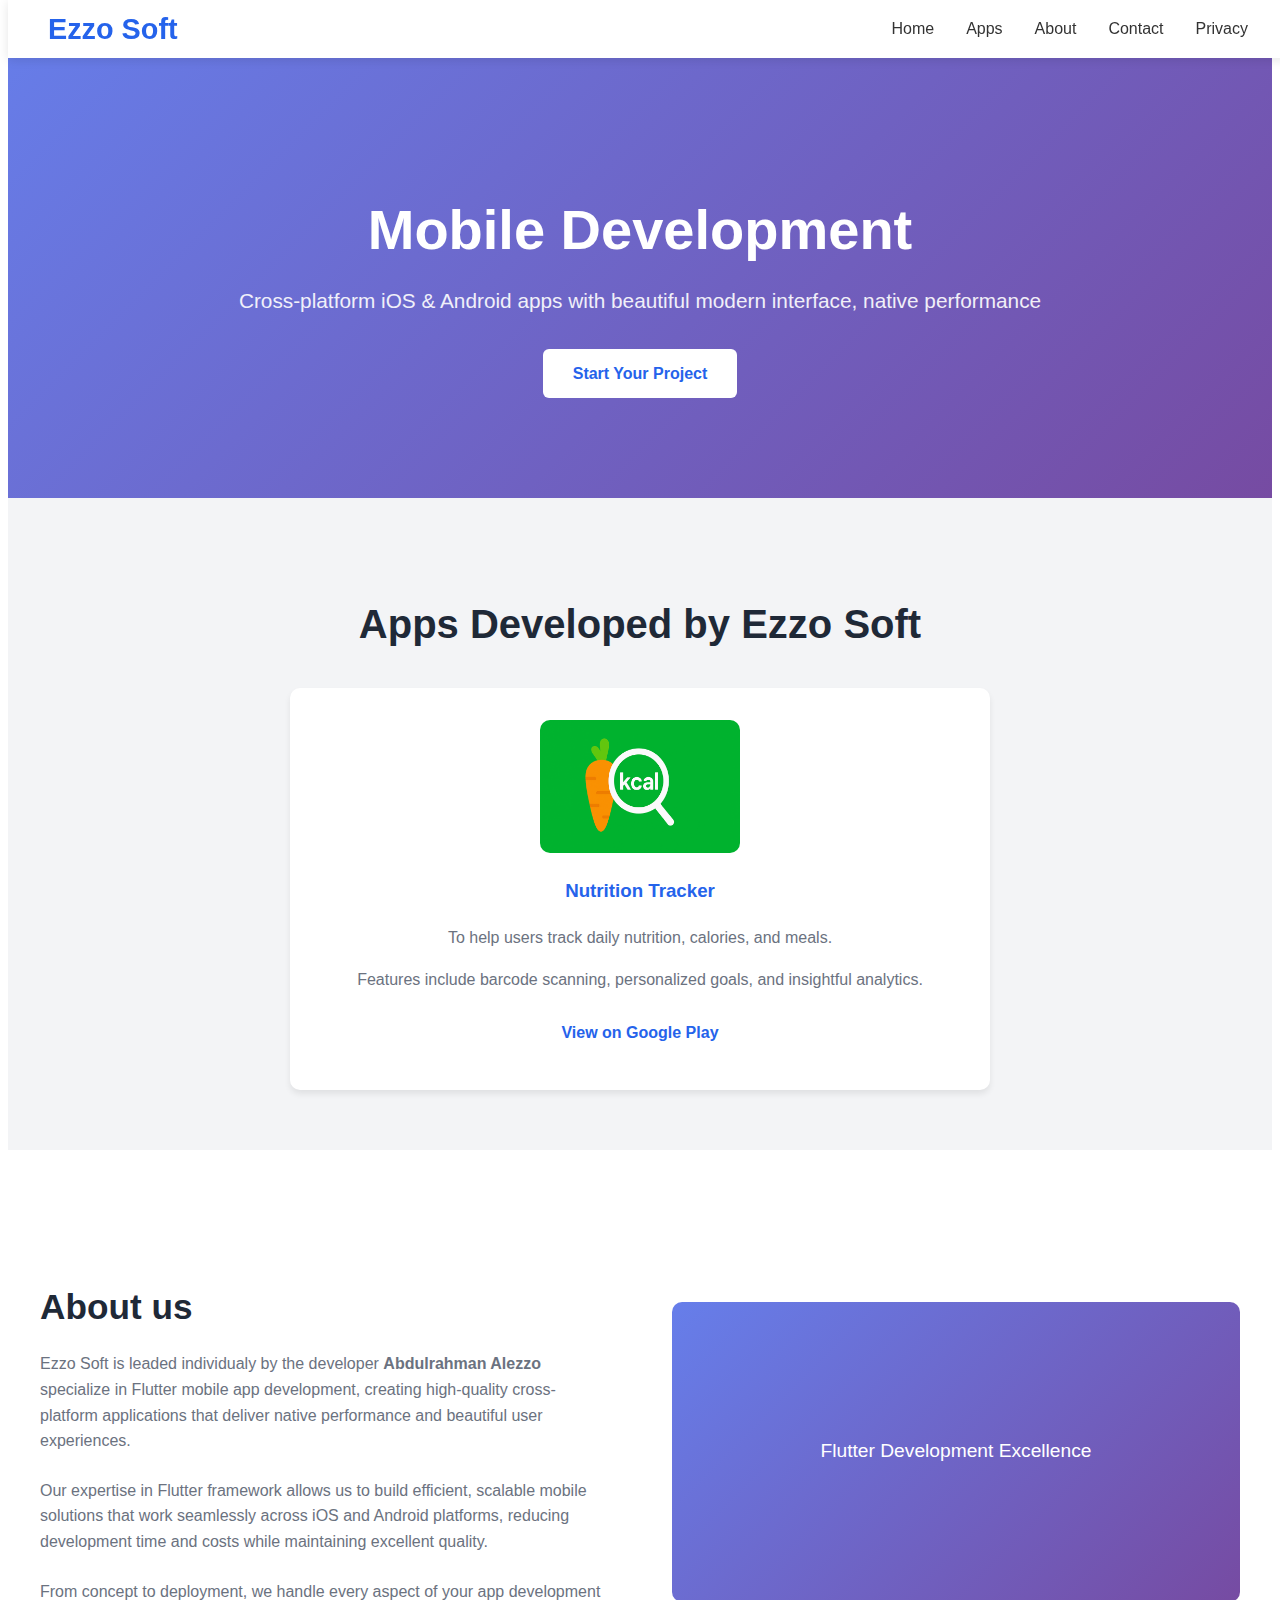
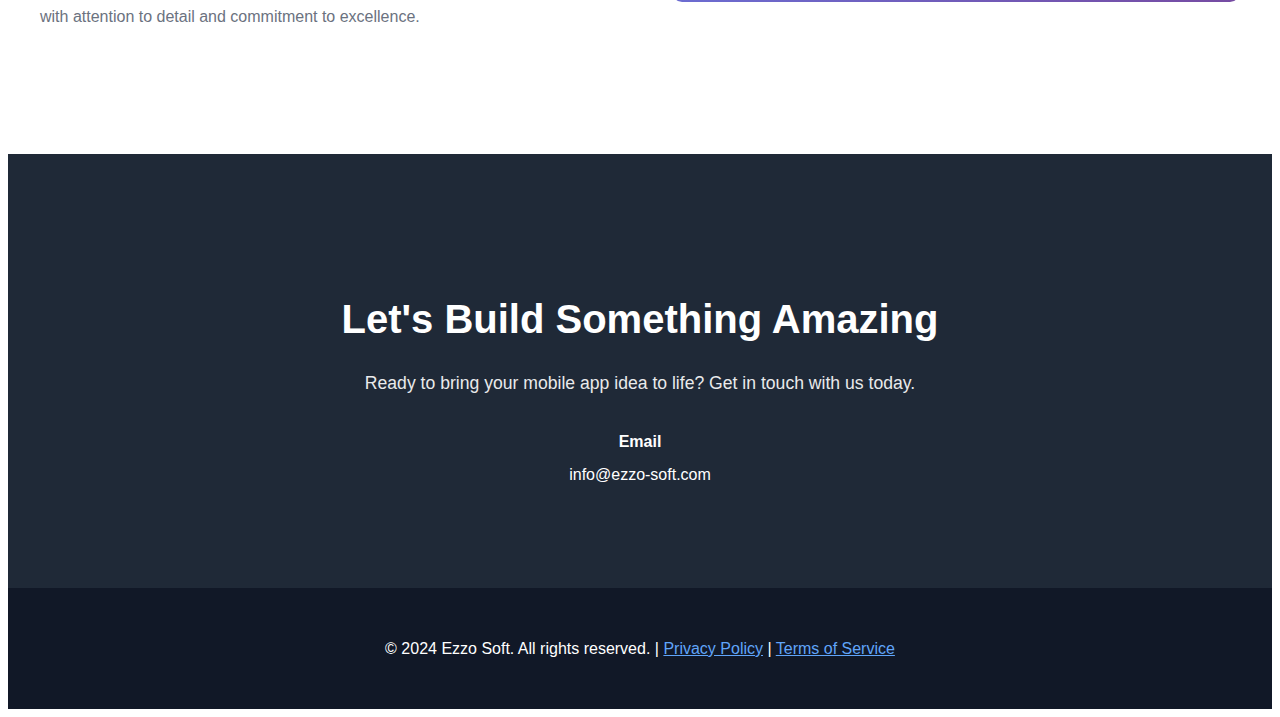
<file: index.html>
<!DOCTYPE html>
<html lang="en">
<head>
    <meta charset="UTF-8">
    <meta name="viewport" content="width=device-width, initial-scale=1.0">
    <title>Ezzo Soft - Flutter Mobile App Development</title>
    <meta name="description" content="Professional mobile app development services. Cross-platform iOS and Android applications with modern UI/UX design.">
    
<link href="style.css" type="text/css" rel="stylesheet">
<meta name="google-site-verification" content="QG32WL40OZpUGyo74Ys3WOa6FLQOc056VMNDWZoqEfs" />
</head>
<body>
    <!-- Header -->
    <header>
        <nav class="container">
            <div class="logo">Ezzo Soft</div>
            <ul class="nav-links">
                <li><a href="#home">Home</a></li>
                <li><a href="#apps">Apps</a></li>
                <li><a href="#about">About</a></li>
                <li><a href="#contact">Contact</a></li>
                <li><a href="privacy.html">Privacy</a></li>
            </ul>
        </nav>
    </header>

    <!-- Hero Section -->
    <section id="home" class="hero">
        <div class="container">
            <h1>Mobile Development</h1>
            <p>Cross-platform iOS & Android apps with beautiful modern interface, native performance</p>
            <a href="#contact" class="cta-button">Start Your Project</a>
        </div>
    </section>

<!-- Apps Developed by Ezzo Soft Section -->
<section id="apps" class="apps">
    <div class="container">
        <h2 class="section-title">Apps Developed by Ezzo Soft</h2>
        <div class="apps-grid">
            <div class="app-card">
                <img src="./assets/nutrition_tracker_screenshot.png" alt="Nutrition Tracker App Screenshot" style="max-width:200px; border-radius:10px;">
                <h3>Nutrition Tracker</h3>
                <p>
                    To help users track daily nutrition, calories, and meals.
                </p> 
                    <p>
                         Features include barcode scanning, personalized goals, and insightful analytics.
                    </p>
                
                <a href="https://play.google.com/store/apps/details?id=com.ezzo.nutrilens" class="cta-button" target="_blank">View on Google Play</a>
            </div>
            <!-- Add more app-cards here for future apps -->
        </div>
    </div>
</section>
    <!-- About Section -->
    <section id="about" class="about">
        <div class="container">
            <div class="about-content">
                <div class="about-text">
                    <h2>About us</h2>
                    <p>Ezzo Soft is leaded individualy by the developer <b>Abdulrahman Alezzo</b> specialize in Flutter mobile app development, creating high-quality cross-platform applications that deliver native performance and beautiful user experiences.</p>
                    <p>Our expertise in Flutter framework allows us to build efficient, scalable mobile solutions that work seamlessly across iOS and Android platforms, reducing development time and costs while maintaining excellent quality.</p>
                    <p>From concept to deployment, we handle every aspect of your app development with attention to detail and commitment to excellence.</p>
                </div>
                <div class="about-image">
                    <div>Flutter Development Excellence</div>
                </div>
            </div>
        </div>
    </section>
    <!-- Contact Section -->
    <section id="contact" class="contact">
        <div class="container">
            <h2>Let's Build Something Amazing</h2>
            <p>Ready to bring your mobile app idea to life? Get in touch with us today.</p>
            
            <div class="contact-info">
                <div class="contact-item">
                    <strong>Email</strong>
                    <span>info@ezzo-soft.com</span>
                </div>
            </div>
        </div>
    </section>

    <!-- Footer -->
    <footer>
        <div class="container">
            <p>&copy; 2024 Ezzo Soft. All rights reserved. | <a href="privacy.html" style="color: #60a5fa;">Privacy Policy</a> | <a href="terms.html" style="color: #60a5fa;">Terms of Service</a></p>
        </div>
    </footer>

    <script>
        // Smooth scrolling for navigation links
        document.querySelectorAll('a[href^="#"]').forEach(anchor => {
            anchor.addEventListener('click', function (e) {
                e.preventDefault();
                document.querySelector(this.getAttribute('href')).scrollIntoView({
                    behavior: 'smooth'
                });
            });
        });

        // Add scroll effect to header
        window.addEventListener('scroll', function() {
            const header = document.querySelector('header');
            if (window.scrollY > 100) {
                header.style.background = 'rgba(255, 255, 255, 0.95)';
                header.style.backdropFilter = 'blur(10px)';
            } else {
                header.style.background = '#fff';
                header.style.backdropFilter = 'none';
            }
        });
    </script>
</body>
</html>
</file>
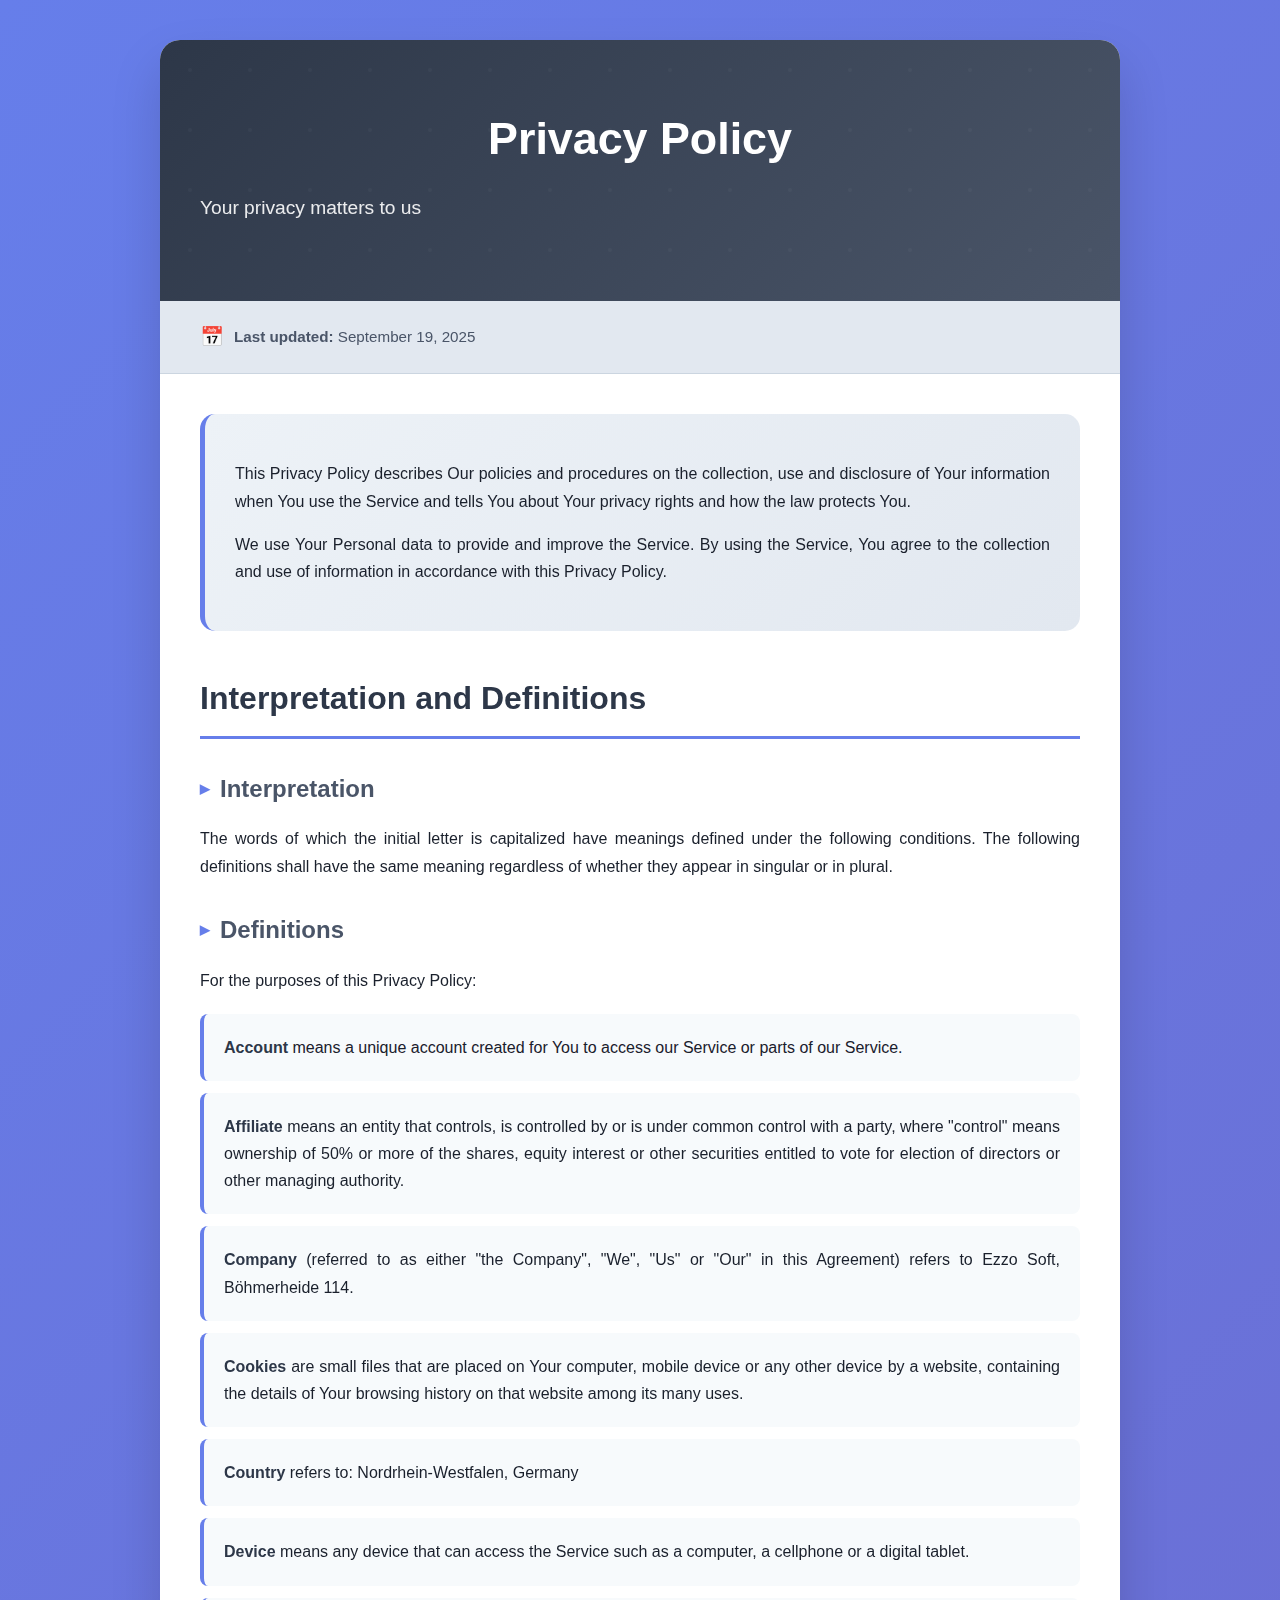
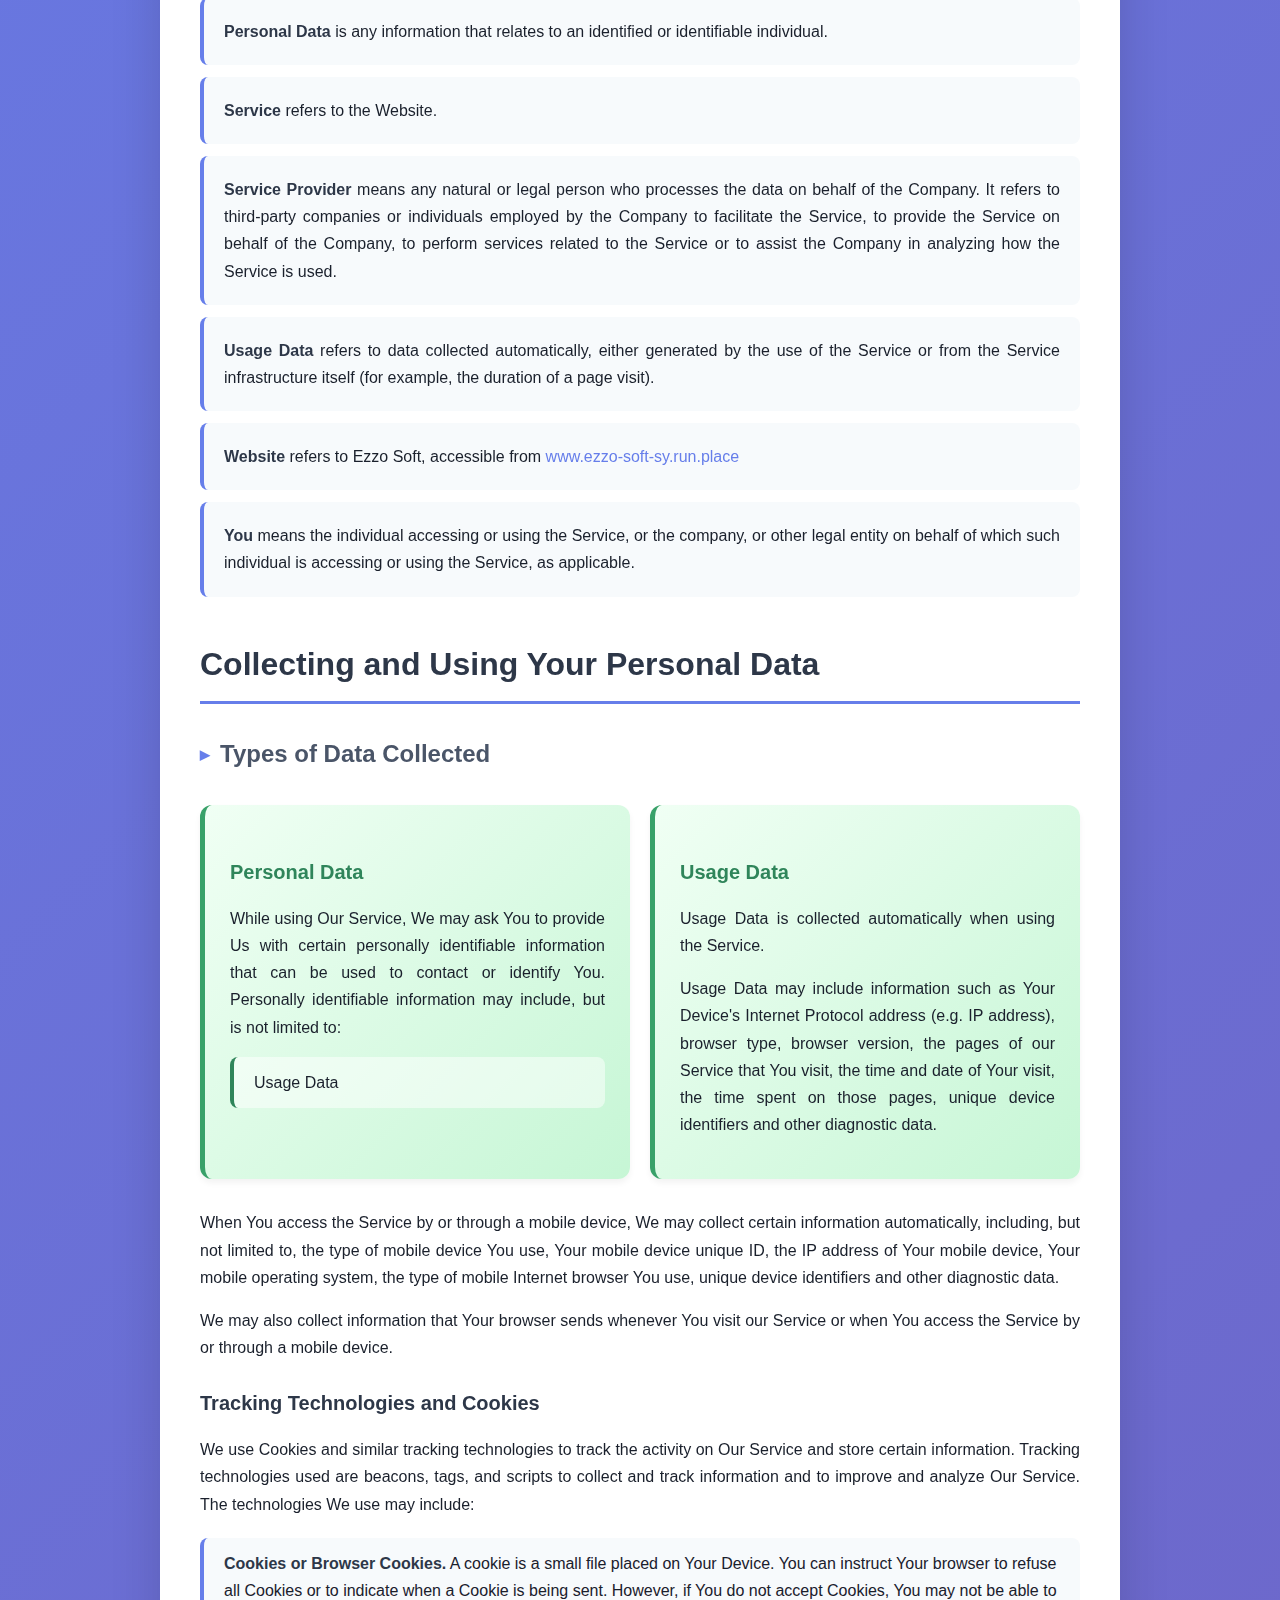
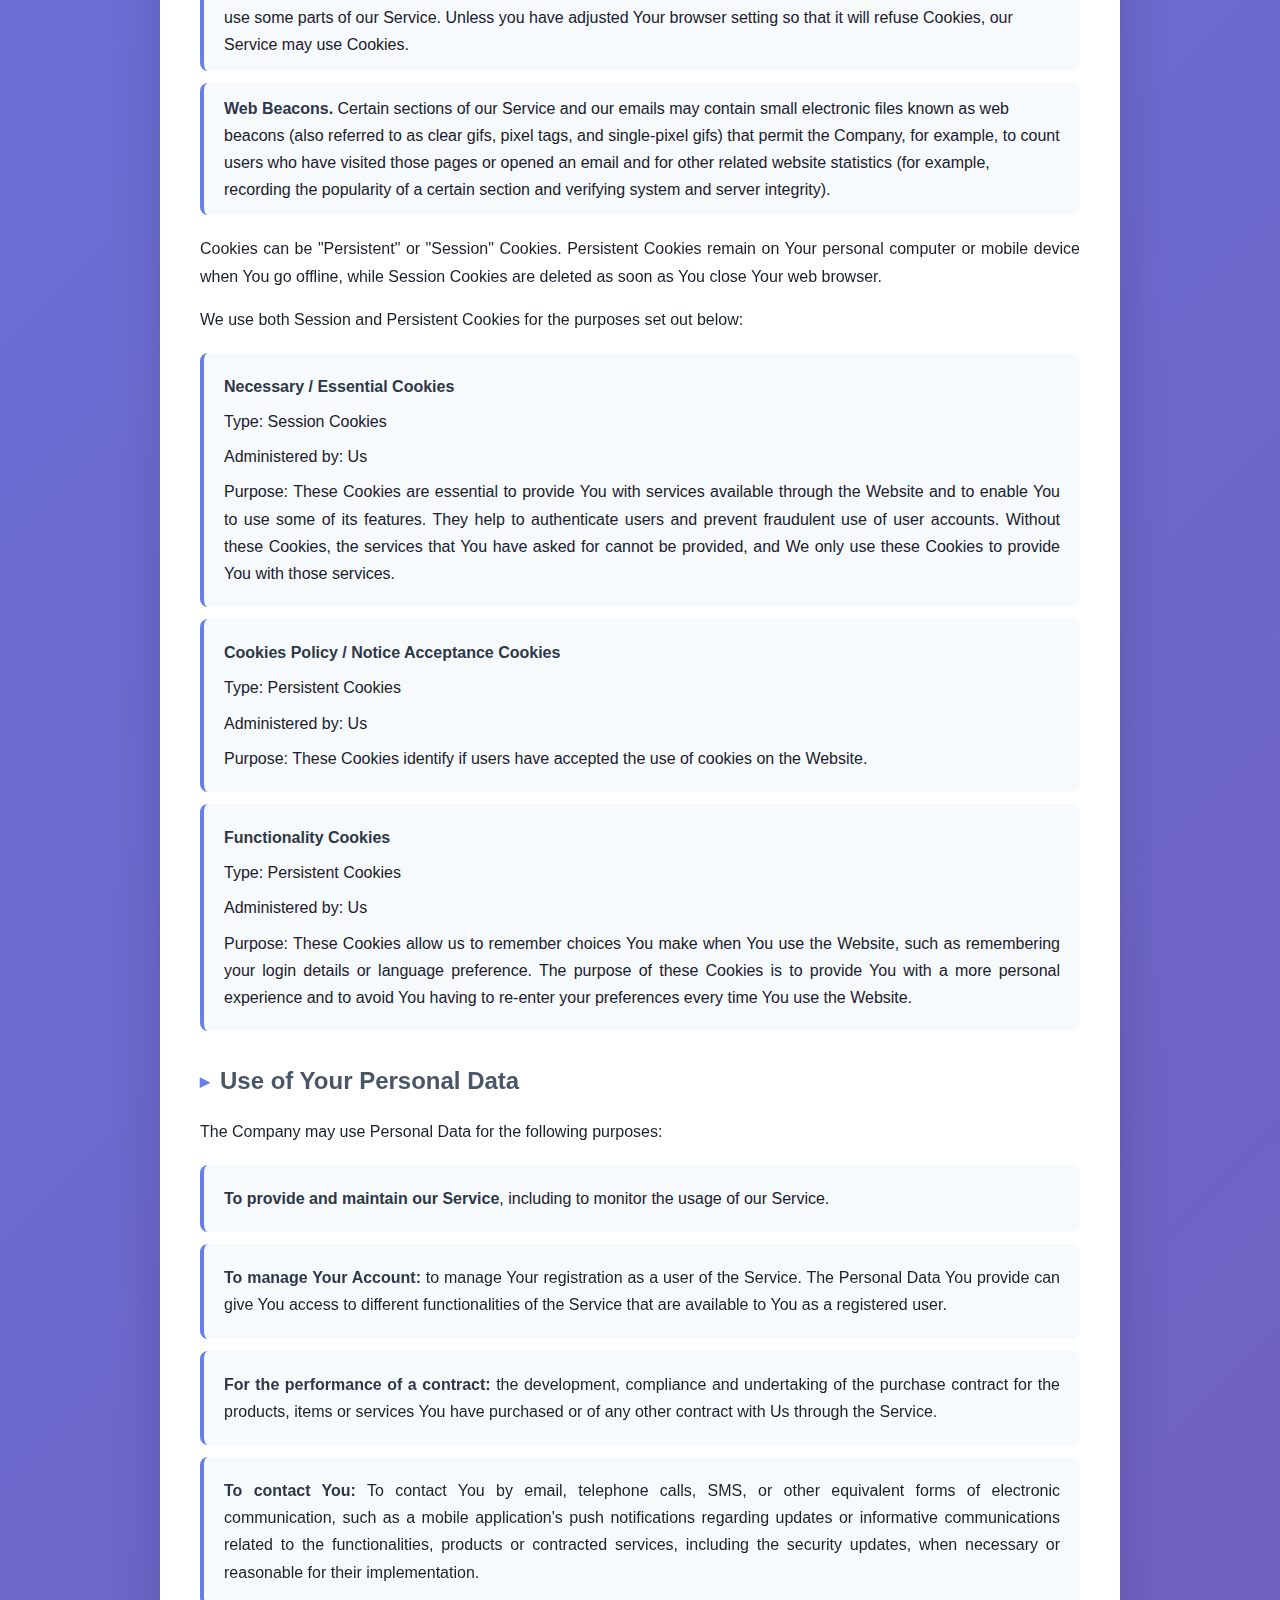
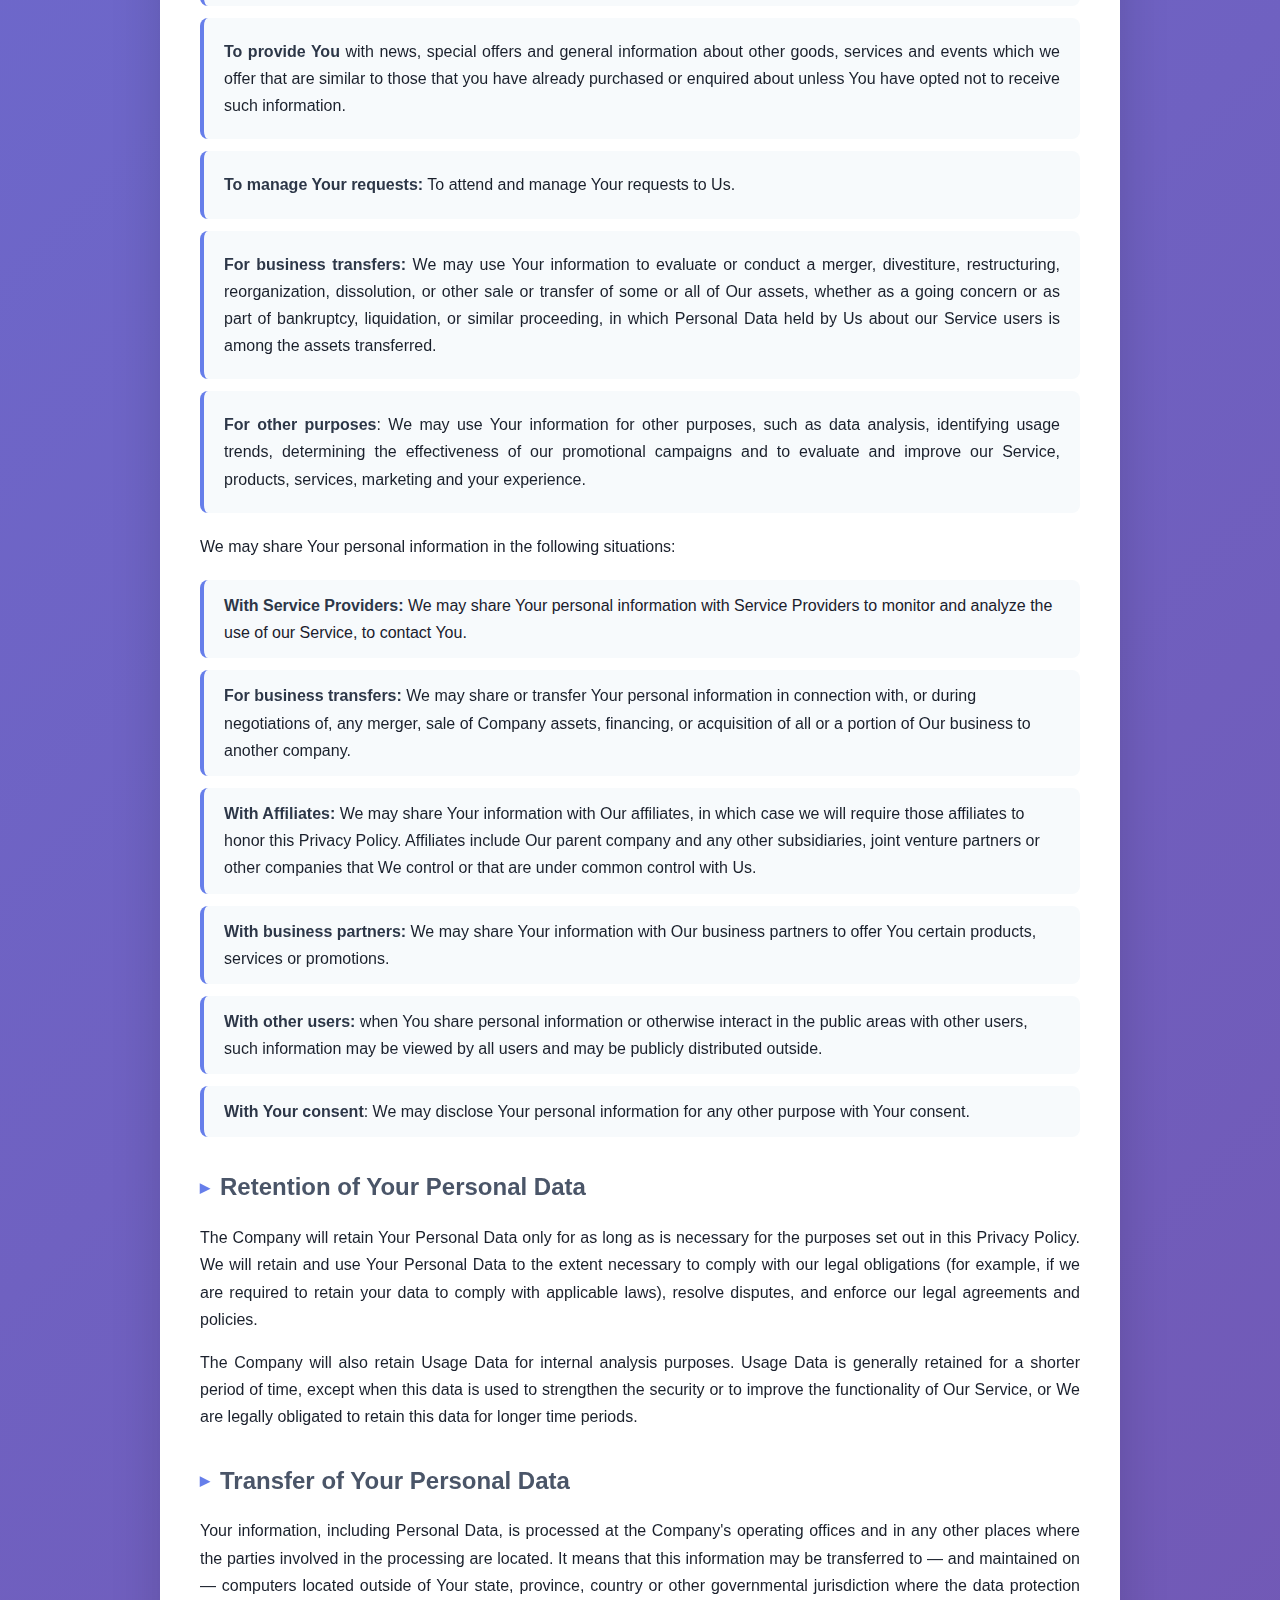
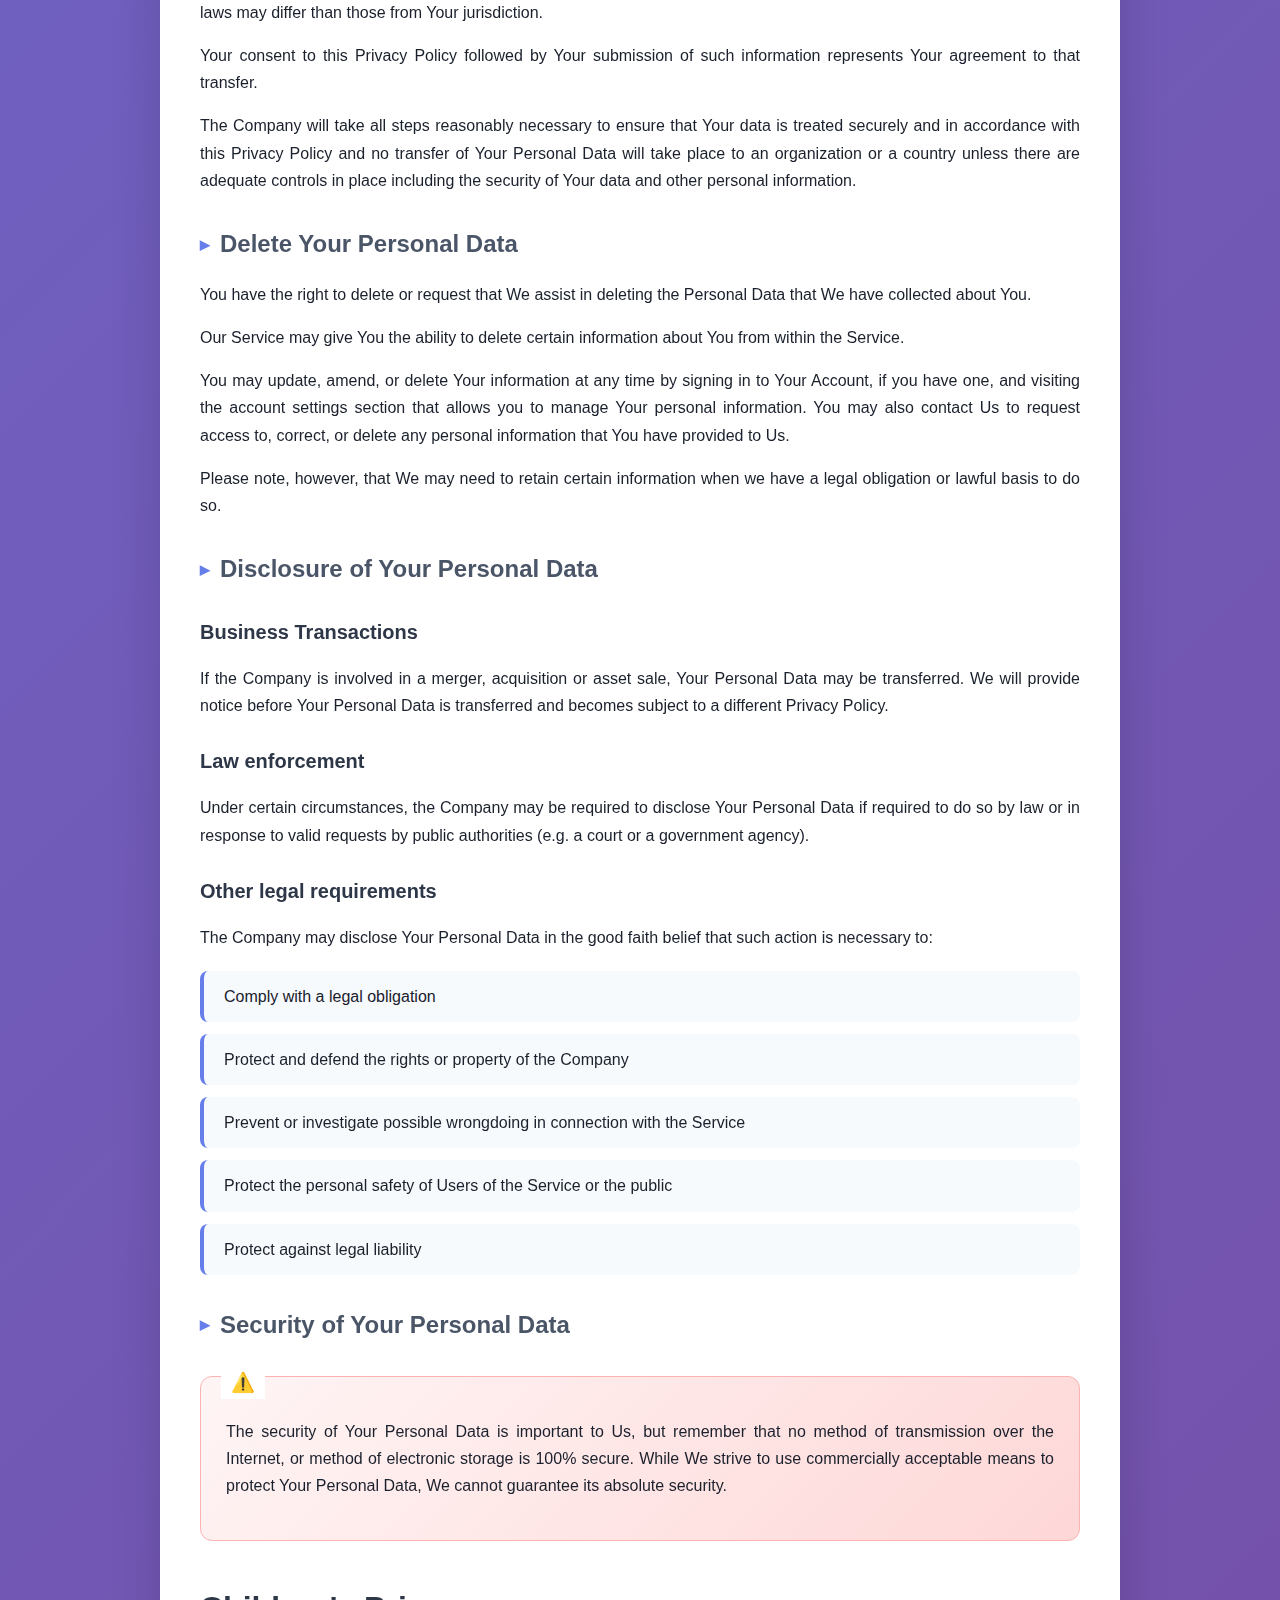
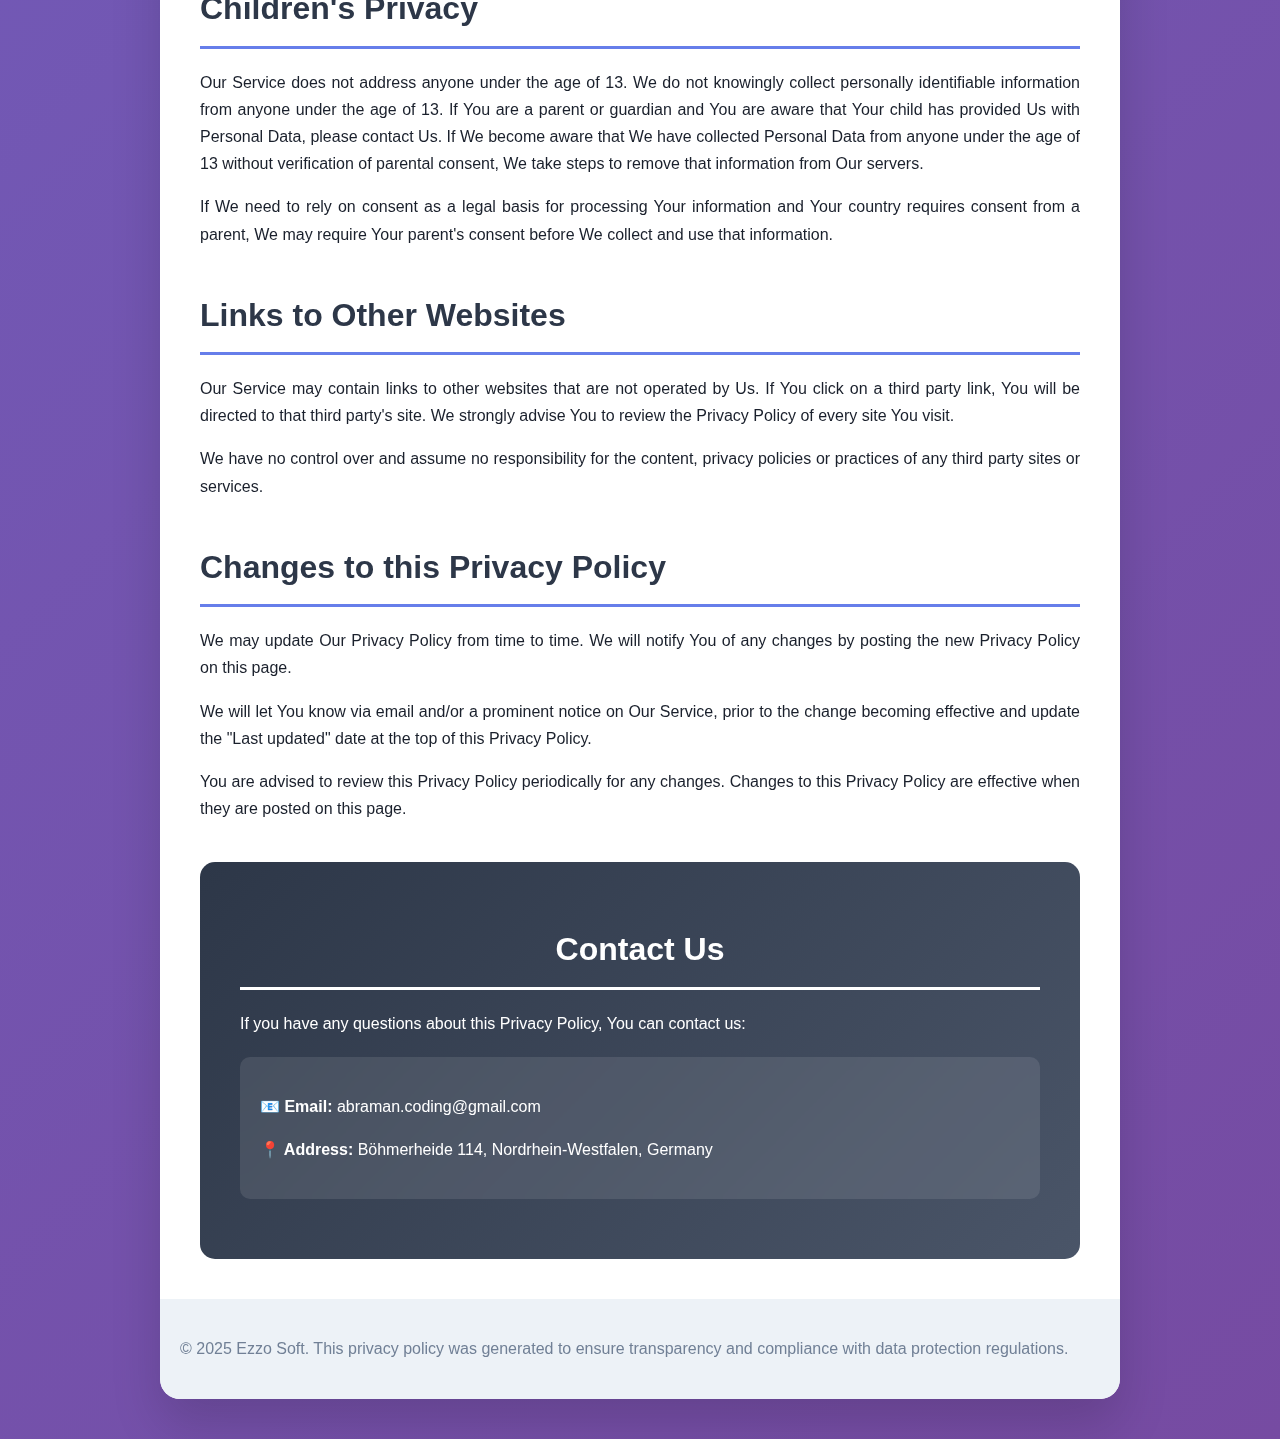
<file: privacy.html>
<!DOCTYPE html>
<html lang="en">
<head>
    <meta charset="UTF-8">
    <meta name="viewport" content="width=device-width, initial-scale=1.0">
    <title>Privacy Policy - Ezzo Soft</title>
    <style>
        * {
            margin: 0;
            padding: 0;
            box-sizing: border-box;
        }

        body {
            font-family: 'Inter', -apple-system, BlinkMacSystemFont, 'Segoe UI', Roboto, Oxygen, Ubuntu, Cantarell, sans-serif;
            line-height: 1.7;
            color: #1a202c;
            background: linear-gradient(135deg, #667eea 0%, #764ba2 100%);
            min-height: 100vh;
        }

        .container {
            max-width: 1000px;
            margin: 0 auto;
            padding: 0 20px;
        }

        .privacy-wrapper {
            background: rgba(255, 255, 255, 0.95);
            backdrop-filter: blur(10px);
            border-radius: 20px;
            margin: 40px auto;
            padding: 0;
            box-shadow: 0 25px 50px rgba(0, 0, 0, 0.15);
            overflow: hidden;
        }

        .header {
            background: linear-gradient(135deg, #2d3748 0%, #4a5568 100%);
            color: white;
            padding: 60px 40px;
            text-align: center;
            position: relative;
        }

        .header::before {
            content: '';
            position: absolute;
            top: 0;
            left: 0;
            right: 0;
            bottom: 0;
            background: url("data:image/svg+xml,%3Csvg width='60' height='60' viewBox='0 0 60 60' xmlns='http://www.w3.org/2000/svg'%3E%3Cg fill='none' fill-rule='evenodd'%3E%3Cg fill='%23ffffff' fill-opacity='0.1'%3E%3Ccircle cx='30' cy='30' r='2'/%3E%3C/g%3E%3C/g%3E%3C/svg%3E");
            opacity: 0.3;
        }

        .header h1 {
            font-size: 2.8rem;
            font-weight: 700;
            margin-bottom: 16px;
            position: relative;
            z-index: 1;
        }

        .header .subtitle {
            font-size: 1.2rem;
            opacity: 0.9;
            font-weight: 300;
            position: relative;
            z-index: 1;
        }

        .last-updated {
            background: #e2e8f0;
            color: #4a5568;
            padding: 20px 40px;
            font-size: 0.95rem;
            border-bottom: 1px solid #cbd5e0;
            display: flex;
            align-items: center;
            gap: 10px;
        }

        .last-updated::before {
            content: "📅";
            font-size: 1.2rem;
        }

        .content {
            padding: 40px;
            background: white;
        }

        .intro-section {
            background: linear-gradient(135deg, #edf2f7 0%, #e2e8f0 100%);
            padding: 30px;
            border-radius: 15px;
            margin-bottom: 40px;
            border-left: 5px solid #667eea;
        }

        h2 {
            font-size: 2rem;
            font-weight: 700;
            color: #2d3748;
            margin: 40px 0 20px 0;
            padding-bottom: 10px;
            border-bottom: 3px solid #667eea;
            position: relative;
        }

        h2:first-of-type {
            margin-top: 20px;
        }

        h3 {
            font-size: 1.5rem;
            font-weight: 600;
            color: #4a5568;
            margin: 30px 0 15px 0;
            display: flex;
            align-items: center;
            gap: 10px;
        }

        h3::before {
            content: "▶";
            color: #667eea;
            font-size: 0.8rem;
        }

        h4 {
            font-size: 1.25rem;
            font-weight: 600;
            color: #2d3748;
            margin: 25px 0 12px 0;
        }

        p {
            margin: 16px 0;
            font-size: 1rem;
            text-align: justify;
        }

        ul, ol {
            margin: 20px 0;
            padding-left: 0;
        }

        li {
            margin: 12px 0;
            padding: 12px 20px;
            background: #f7fafc;
            border-radius: 8px;
            border-left: 4px solid #667eea;
            list-style: none;
            position: relative;
            transition: all 0.3s ease;
        }

        li:hover {
            background: #edf2f7;
            transform: translateX(5px);
        }

        li p {
            margin: 8px 0;
        }

        li strong {
            color: #2d3748;
            font-weight: 600;
        }

        a {
            color: #667eea;
            text-decoration: none;
            font-weight: 500;
            transition: all 0.3s ease;
            border-bottom: 2px solid transparent;
        }

        a:hover {
            color: #764ba2;
            border-bottom-color: #764ba2;
        }

        .highlight-section {
            background: linear-gradient(135deg, #fff5f5 0%, #fed7d7 100%);
            border: 1px solid #feb2b2;
            border-radius: 12px;
            padding: 25px;
            margin: 30px 0;
            position: relative;
        }

        .highlight-section::before {
            content: "⚠️";
            position: absolute;
            top: -10px;
            left: 20px;
            background: white;
            padding: 0 10px;
            font-size: 1.2rem;
        }

        .data-types {
            display: grid;
            grid-template-columns: repeat(auto-fit, minmax(300px, 1fr));
            gap: 20px;
            margin: 30px 0;
        }

        .data-type-card {
            background: linear-gradient(135deg, #f0fff4 0%, #c6f6d5 100%);
            padding: 25px;
            border-radius: 12px;
            border-left: 5px solid #38a169;
            box-shadow: 0 4px 6px rgba(0, 0, 0, 0.05);
        }

        .data-type-card h4 {
            color: #2f855a;
            margin-bottom: 15px;
        }

        .contact-section {
            background: linear-gradient(135deg, #2d3748 0%, #4a5568 100%);
            color: white;
            padding: 40px;
            border-radius: 15px;
            margin: 40px 0 0 0;
            text-align: center;
        }

        .contact-section h2 {
            color: white;
            border-bottom-color: white;
        }

        .contact-info {
            background: rgba(255, 255, 255, 0.1);
            padding: 20px;
            border-radius: 10px;
            margin: 20px 0;
            backdrop-filter: blur(5px);
        }

        .footer-note {
            background: #edf2f7;
            padding: 20px;
            text-align: center;
            color: #718096;
            font-size: 0.9rem;
            border-radius: 0 0 20px 20px;
        }

        .scroll-indicator {
            position: fixed;
            top: 0;
            left: 0;
            right: 0;
            height: 4px;
            background: linear-gradient(90deg, #667eea, #764ba2);
            transform-origin: left;
            transform: scaleX(0);
            z-index: 1000;
        }

        @media (max-width: 768px) {
            .privacy-wrapper {
                margin: 20px auto;
                border-radius: 15px;
            }

            .header {
                padding: 40px 20px;
            }

            .header h1 {
                font-size: 2.2rem;
            }

            .content {
                padding: 20px;
            }

            h2 {
                font-size: 1.6rem;
            }

            h3 {
                font-size: 1.3rem;
            }

            .data-types {
                grid-template-columns: 1fr;
            }

            li {
                padding: 10px 15px;
            }
        }

        @media (prefers-reduced-motion: reduce) {
            * {
                transition: none !important;
                animation: none !important;
            }
        }
    </style>
</head>
<body>
    <div class="scroll-indicator" id="scrollIndicator"></div>
    
    <div class="container">
        <div class="privacy-wrapper">
            <div class="header">
                <h1>Privacy Policy</h1>
                <p class="subtitle">Your privacy matters to us</p>
            </div>

            <div class="last-updated">
                <span><strong>Last updated:</strong> September 19, 2025</span>
            </div>

            <div class="content">
                <div class="intro-section">
                    <p>This Privacy Policy describes Our policies and procedures on the collection, use and disclosure of Your information when You use the Service and tells You about Your privacy rights and how the law protects You.</p>
                    <p>We use Your Personal data to provide and improve the Service. By using the Service, You agree to the collection and use of information in accordance with this Privacy Policy.</p>
                </div>

                <h2>Interpretation and Definitions</h2>

                <h3>Interpretation</h3>
                <p>The words of which the initial letter is capitalized have meanings defined under the following conditions. The following definitions shall have the same meaning regardless of whether they appear in singular or in plural.</p>

                <h3>Definitions</h3>
                <p>For the purposes of this Privacy Policy:</p>
                <ul>
                    <li>
                        <p><strong>Account</strong> means a unique account created for You to access our Service or parts of our Service.</p>
                    </li>
                    <li>
                        <p><strong>Affiliate</strong> means an entity that controls, is controlled by or is under common control with a party, where "control" means ownership of 50% or more of the shares, equity interest or other securities entitled to vote for election of directors or other managing authority.</p>
                    </li>
                    <li>
                        <p><strong>Company</strong> (referred to as either "the Company", "We", "Us" or "Our" in this Agreement) refers to Ezzo Soft, Böhmerheide 114.</p>
                    </li>
                    <li>
                        <p><strong>Cookies</strong> are small files that are placed on Your computer, mobile device or any other device by a website, containing the details of Your browsing history on that website among its many uses.</p>
                    </li>
                    <li>
                        <p><strong>Country</strong> refers to: Nordrhein-Westfalen, Germany</p>
                    </li>
                    <li>
                        <p><strong>Device</strong> means any device that can access the Service such as a computer, a cellphone or a digital tablet.</p>
                    </li>
                    <li>
                        <p><strong>Personal Data</strong> is any information that relates to an identified or identifiable individual.</p>
                    </li>
                    <li>
                        <p><strong>Service</strong> refers to the Website.</p>
                    </li>
                    <li>
                        <p><strong>Service Provider</strong> means any natural or legal person who processes the data on behalf of the Company. It refers to third-party companies or individuals employed by the Company to facilitate the Service, to provide the Service on behalf of the Company, to perform services related to the Service or to assist the Company in analyzing how the Service is used.</p>
                    </li>
                    <li>
                        <p><strong>Usage Data</strong> refers to data collected automatically, either generated by the use of the Service or from the Service infrastructure itself (for example, the duration of a page visit).</p>
                    </li>
                    <li>
                        <p><strong>Website</strong> refers to Ezzo Soft, accessible from <a href="https://www.ezzo-soft-sy.run.place" target="_blank">www.ezzo-soft-sy.run.place</a></p>
                    </li>
                    <li>
                        <p><strong>You</strong> means the individual accessing or using the Service, or the company, or other legal entity on behalf of which such individual is accessing or using the Service, as applicable.</p>
                    </li>
                </ul>

                <h2>Collecting and Using Your Personal Data</h2>

                <h3>Types of Data Collected</h3>

                <div class="data-types">
                    <div class="data-type-card">
                        <h4>Personal Data</h4>
                        <p>While using Our Service, We may ask You to provide Us with certain personally identifiable information that can be used to contact or identify You. Personally identifiable information may include, but is not limited to:</p>
                        <ul style="margin-top: 15px;">
                            <li style="background: rgba(255,255,255,0.5); border-left-color: #2f855a;">Usage Data</li>
                        </ul>
                    </div>

                    <div class="data-type-card">
                        <h4>Usage Data</h4>
                        <p>Usage Data is collected automatically when using the Service.</p>
                        <p>Usage Data may include information such as Your Device's Internet Protocol address (e.g. IP address), browser type, browser version, the pages of our Service that You visit, the time and date of Your visit, the time spent on those pages, unique device identifiers and other diagnostic data.</p>
                    </div>
                </div>

                <p>When You access the Service by or through a mobile device, We may collect certain information automatically, including, but not limited to, the type of mobile device You use, Your mobile device unique ID, the IP address of Your mobile device, Your mobile operating system, the type of mobile Internet browser You use, unique device identifiers and other diagnostic data.</p>

                <p>We may also collect information that Your browser sends whenever You visit our Service or when You access the Service by or through a mobile device.</p>

                <h4>Tracking Technologies and Cookies</h4>
                <p>We use Cookies and similar tracking technologies to track the activity on Our Service and store certain information. Tracking technologies used are beacons, tags, and scripts to collect and track information and to improve and analyze Our Service. The technologies We use may include:</p>

                <ul>
                    <li><strong>Cookies or Browser Cookies.</strong> A cookie is a small file placed on Your Device. You can instruct Your browser to refuse all Cookies or to indicate when a Cookie is being sent. However, if You do not accept Cookies, You may not be able to use some parts of our Service. Unless you have adjusted Your browser setting so that it will refuse Cookies, our Service may use Cookies.</li>
                    <li><strong>Web Beacons.</strong> Certain sections of our Service and our emails may contain small electronic files known as web beacons (also referred to as clear gifs, pixel tags, and single-pixel gifs) that permit the Company, for example, to count users who have visited those pages or opened an email and for other related website statistics (for example, recording the popularity of a certain section and verifying system and server integrity).</li>
                </ul>

                <p>Cookies can be "Persistent" or "Session" Cookies. Persistent Cookies remain on Your personal computer or mobile device when You go offline, while Session Cookies are deleted as soon as You close Your web browser.</p>

                <p>We use both Session and Persistent Cookies for the purposes set out below:</p>

                <ul>
                    <li>
                        <p><strong>Necessary / Essential Cookies</strong></p>
                        <p>Type: Session Cookies</p>
                        <p>Administered by: Us</p>
                        <p>Purpose: These Cookies are essential to provide You with services available through the Website and to enable You to use some of its features. They help to authenticate users and prevent fraudulent use of user accounts. Without these Cookies, the services that You have asked for cannot be provided, and We only use these Cookies to provide You with those services.</p>
                    </li>
                    <li>
                        <p><strong>Cookies Policy / Notice Acceptance Cookies</strong></p>
                        <p>Type: Persistent Cookies</p>
                        <p>Administered by: Us</p>
                        <p>Purpose: These Cookies identify if users have accepted the use of cookies on the Website.</p>
                    </li>
                    <li>
                        <p><strong>Functionality Cookies</strong></p>
                        <p>Type: Persistent Cookies</p>
                        <p>Administered by: Us</p>
                        <p>Purpose: These Cookies allow us to remember choices You make when You use the Website, such as remembering your login details or language preference. The purpose of these Cookies is to provide You with a more personal experience and to avoid You having to re-enter your preferences every time You use the Website.</p>
                    </li>
                </ul>

                <h3>Use of Your Personal Data</h3>
                <p>The Company may use Personal Data for the following purposes:</p>

                <ul>
                    <li>
                        <p><strong>To provide and maintain our Service</strong>, including to monitor the usage of our Service.</p>
                    </li>
                    <li>
                        <p><strong>To manage Your Account:</strong> to manage Your registration as a user of the Service. The Personal Data You provide can give You access to different functionalities of the Service that are available to You as a registered user.</p>
                    </li>
                    <li>
                        <p><strong>For the performance of a contract:</strong> the development, compliance and undertaking of the purchase contract for the products, items or services You have purchased or of any other contract with Us through the Service.</p>
                    </li>
                    <li>
                        <p><strong>To contact You:</strong> To contact You by email, telephone calls, SMS, or other equivalent forms of electronic communication, such as a mobile application's push notifications regarding updates or informative communications related to the functionalities, products or contracted services, including the security updates, when necessary or reasonable for their implementation.</p>
                    </li>
                    <li>
                        <p><strong>To provide You</strong> with news, special offers and general information about other goods, services and events which we offer that are similar to those that you have already purchased or enquired about unless You have opted not to receive such information.</p>
                    </li>
                    <li>
                        <p><strong>To manage Your requests:</strong> To attend and manage Your requests to Us.</p>
                    </li>
                    <li>
                        <p><strong>For business transfers:</strong> We may use Your information to evaluate or conduct a merger, divestiture, restructuring, reorganization, dissolution, or other sale or transfer of some or all of Our assets, whether as a going concern or as part of bankruptcy, liquidation, or similar proceeding, in which Personal Data held by Us about our Service users is among the assets transferred.</p>
                    </li>
                    <li>
                        <p><strong>For other purposes</strong>: We may use Your information for other purposes, such as data analysis, identifying usage trends, determining the effectiveness of our promotional campaigns and to evaluate and improve our Service, products, services, marketing and your experience.</p>
                    </li>
                </ul>

                <p>We may share Your personal information in the following situations:</p>

                <ul>
                    <li><strong>With Service Providers:</strong> We may share Your personal information with Service Providers to monitor and analyze the use of our Service, to contact You.</li>
                    <li><strong>For business transfers:</strong> We may share or transfer Your personal information in connection with, or during negotiations of, any merger, sale of Company assets, financing, or acquisition of all or a portion of Our business to another company.</li>
                    <li><strong>With Affiliates:</strong> We may share Your information with Our affiliates, in which case we will require those affiliates to honor this Privacy Policy. Affiliates include Our parent company and any other subsidiaries, joint venture partners or other companies that We control or that are under common control with Us.</li>
                    <li><strong>With business partners:</strong> We may share Your information with Our business partners to offer You certain products, services or promotions.</li>
                    <li><strong>With other users:</strong> when You share personal information or otherwise interact in the public areas with other users, such information may be viewed by all users and may be publicly distributed outside.</li>
                    <li><strong>With Your consent</strong>: We may disclose Your personal information for any other purpose with Your consent.</li>
                </ul>

                <h3>Retention of Your Personal Data</h3>
                <p>The Company will retain Your Personal Data only for as long as is necessary for the purposes set out in this Privacy Policy. We will retain and use Your Personal Data to the extent necessary to comply with our legal obligations (for example, if we are required to retain your data to comply with applicable laws), resolve disputes, and enforce our legal agreements and policies.</p>

                <p>The Company will also retain Usage Data for internal analysis purposes. Usage Data is generally retained for a shorter period of time, except when this data is used to strengthen the security or to improve the functionality of Our Service, or We are legally obligated to retain this data for longer time periods.</p>

                <h3>Transfer of Your Personal Data</h3>
                <p>Your information, including Personal Data, is processed at the Company's operating offices and in any other places where the parties involved in the processing are located. It means that this information may be transferred to — and maintained on — computers located outside of Your state, province, country or other governmental jurisdiction where the data protection laws may differ than those from Your jurisdiction.</p>

                <p>Your consent to this Privacy Policy followed by Your submission of such information represents Your agreement to that transfer.</p>

                <p>The Company will take all steps reasonably necessary to ensure that Your data is treated securely and in accordance with this Privacy Policy and no transfer of Your Personal Data will take place to an organization or a country unless there are adequate controls in place including the security of Your data and other personal information.</p>

                <h3>Delete Your Personal Data</h3>
                <p>You have the right to delete or request that We assist in deleting the Personal Data that We have collected about You.</p>

                <p>Our Service may give You the ability to delete certain information about You from within the Service.</p>

                <p>You may update, amend, or delete Your information at any time by signing in to Your Account, if you have one, and visiting the account settings section that allows you to manage Your personal information. You may also contact Us to request access to, correct, or delete any personal information that You have provided to Us.</p>

                <p>Please note, however, that We may need to retain certain information when we have a legal obligation or lawful basis to do so.</p>

                <h3>Disclosure of Your Personal Data</h3>

                <h4>Business Transactions</h4>
                <p>If the Company is involved in a merger, acquisition or asset sale, Your Personal Data may be transferred. We will provide notice before Your Personal Data is transferred and becomes subject to a different Privacy Policy.</p>

                <h4>Law enforcement</h4>
                <p>Under certain circumstances, the Company may be required to disclose Your Personal Data if required to do so by law or in response to valid requests by public authorities (e.g. a court or a government agency).</p>

                <h4>Other legal requirements</h4>
                <p>The Company may disclose Your Personal Data in the good faith belief that such action is necessary to:</p>

                <ul>
                    <li>Comply with a legal obligation</li>
                    <li>Protect and defend the rights or property of the Company</li>
                    <li>Prevent or investigate possible wrongdoing in connection with the Service</li>
                    <li>Protect the personal safety of Users of the Service or the public</li>
                    <li>Protect against legal liability</li>
                </ul>

                <h3>Security of Your Personal Data</h3>
                <div class="highlight-section">
                    <p>The security of Your Personal Data is important to Us, but remember that no method of transmission over the Internet, or method of electronic storage is 100% secure. While We strive to use commercially acceptable means to protect Your Personal Data, We cannot guarantee its absolute security.</p>
                </div>

                <h2>Children's Privacy</h2>
                <p>Our Service does not address anyone under the age of 13. We do not knowingly collect personally identifiable information from anyone under the age of 13. If You are a parent or guardian and You are aware that Your child has provided Us with Personal Data, please contact Us. If We become aware that We have collected Personal Data from anyone under the age of 13 without verification of parental consent, We take steps to remove that information from Our servers.</p>

                <p>If We need to rely on consent as a legal basis for processing Your information and Your country requires consent from a parent, We may require Your parent's consent before We collect and use that information.</p>

                <h2>Links to Other Websites</h2>
                <p>Our Service may contain links to other websites that are not operated by Us. If You click on a third party link, You will be directed to that third party's site. We strongly advise You to review the Privacy Policy of every site You visit.</p>

                <p>We have no control over and assume no responsibility for the content, privacy policies or practices of any third party sites or services.</p>

                <h2>Changes to this Privacy Policy</h2>
                <p>We may update Our Privacy Policy from time to time. We will notify You of any changes by posting the new Privacy Policy on this page.</p>

                <p>We will let You know via email and/or a prominent notice on Our Service, prior to the change becoming effective and update the "Last updated" date at the top of this Privacy Policy.</p>

                <p>You are advised to review this Privacy Policy periodically for any changes. Changes to this Privacy Policy are effective when they are posted on this page.</p>

                <div class="contact-section">
                    <h2>Contact Us</h2>
                    <p>If you have any questions about this Privacy Policy, You can contact us:</p>
                    <div class="contact-info">
                        <p><strong>📧 Email:</strong> abraman.coding@gmail.com</p>
                        <p><strong>📍 Address:</strong> Böhmerheide 114, Nordrhein-Westfalen, Germany</p>
                    </div>
                </div>
            </div>

            <div class="footer-note">
                <p>&copy; 2025 Ezzo Soft. This privacy policy was generated to ensure transparency and compliance with data protection regulations.</p>
            </div>
        </div>
    </div>

    <script>
        // Scroll indicator
        window.addEventListener('scroll', () => {
            const scrolled = (window.pageYOffset / (document.documentElement.scrollHeight - window.innerHeight)) * 100;
            document.getElementById('scrollIndicator').style.transform = `scaleX(${scrolled / 100})`;
        });

        // Smooth scrolling for anchor links
        document.querySelectorAll('a[href^="#"]').forEach(anchor => {
            anchor.addEventListener('click', function (e) {
                e.preventDefault();
                const target = document.querySelector(this.getAttribute('href'));
                if (target) {
                    target.scrollIntoView({ behavior: 'smooth' });
                }
            });
        });
    </script>
</body>
</html>
</file>
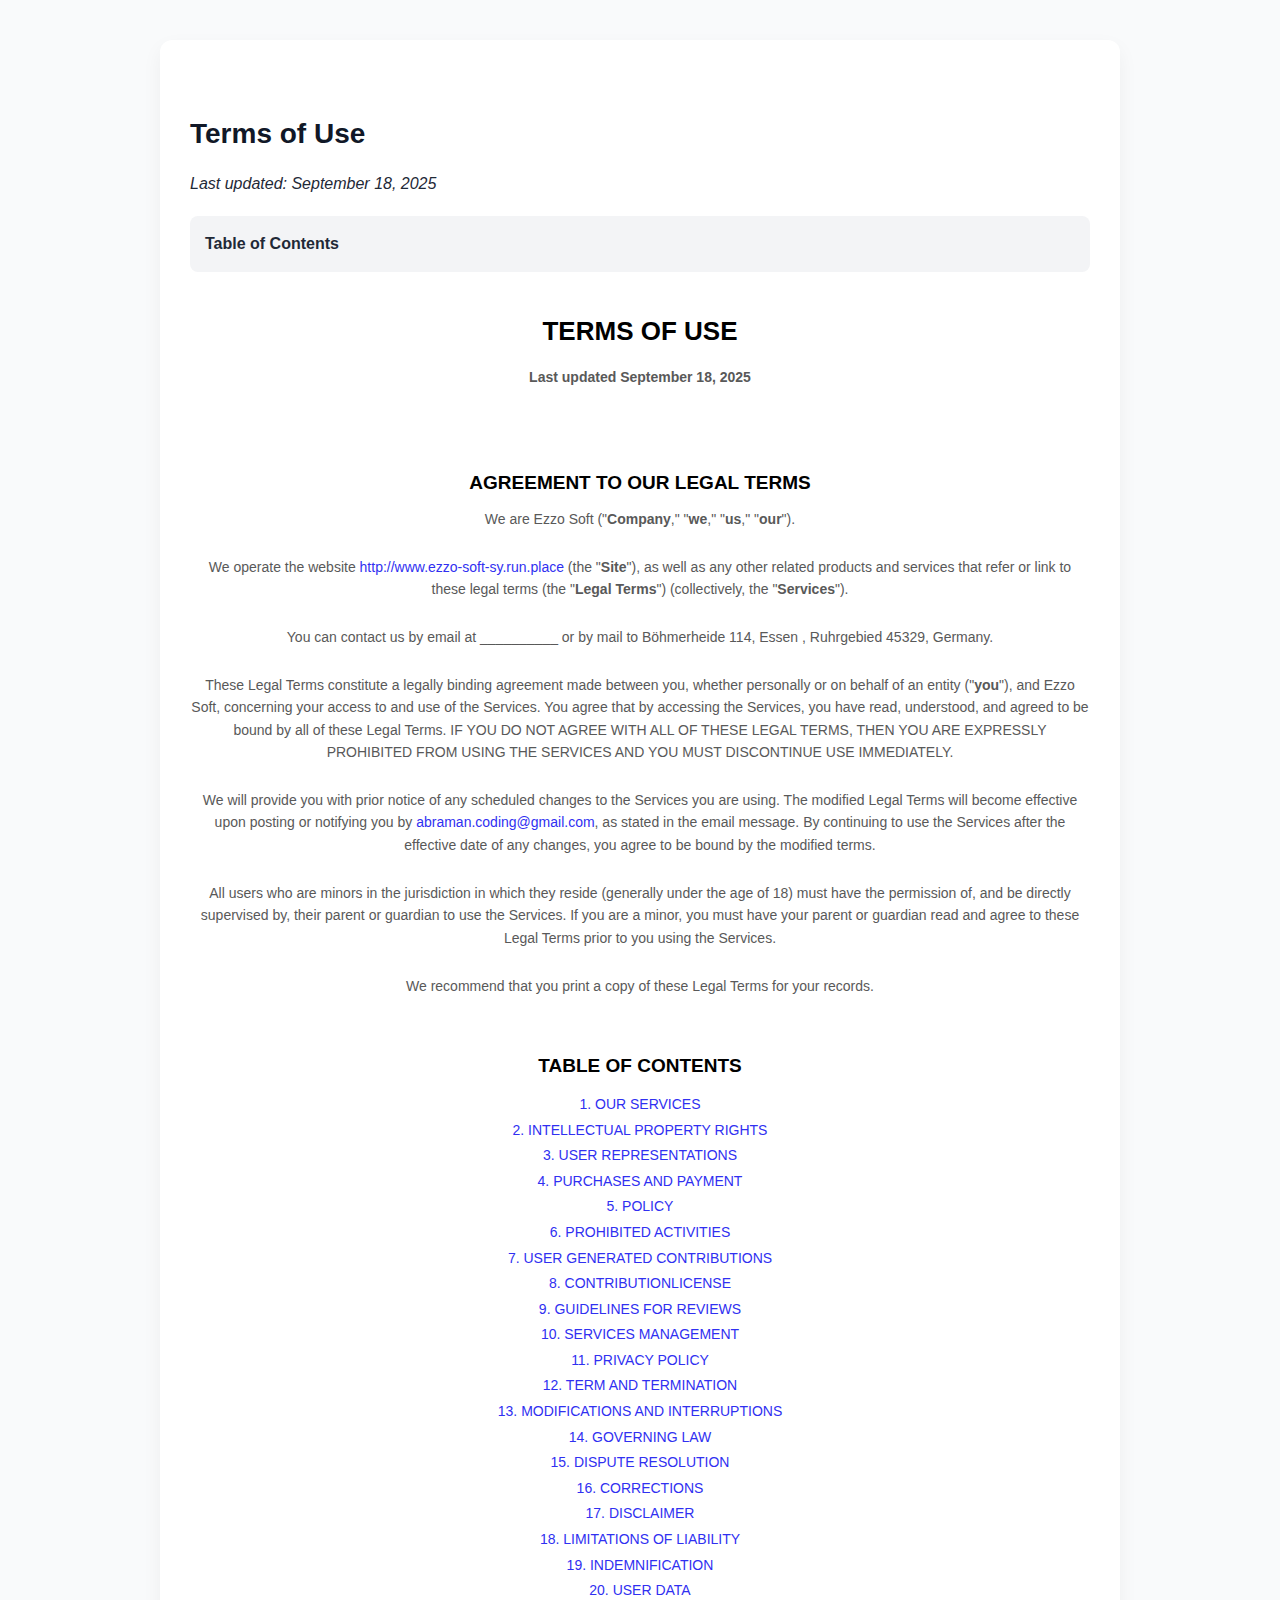
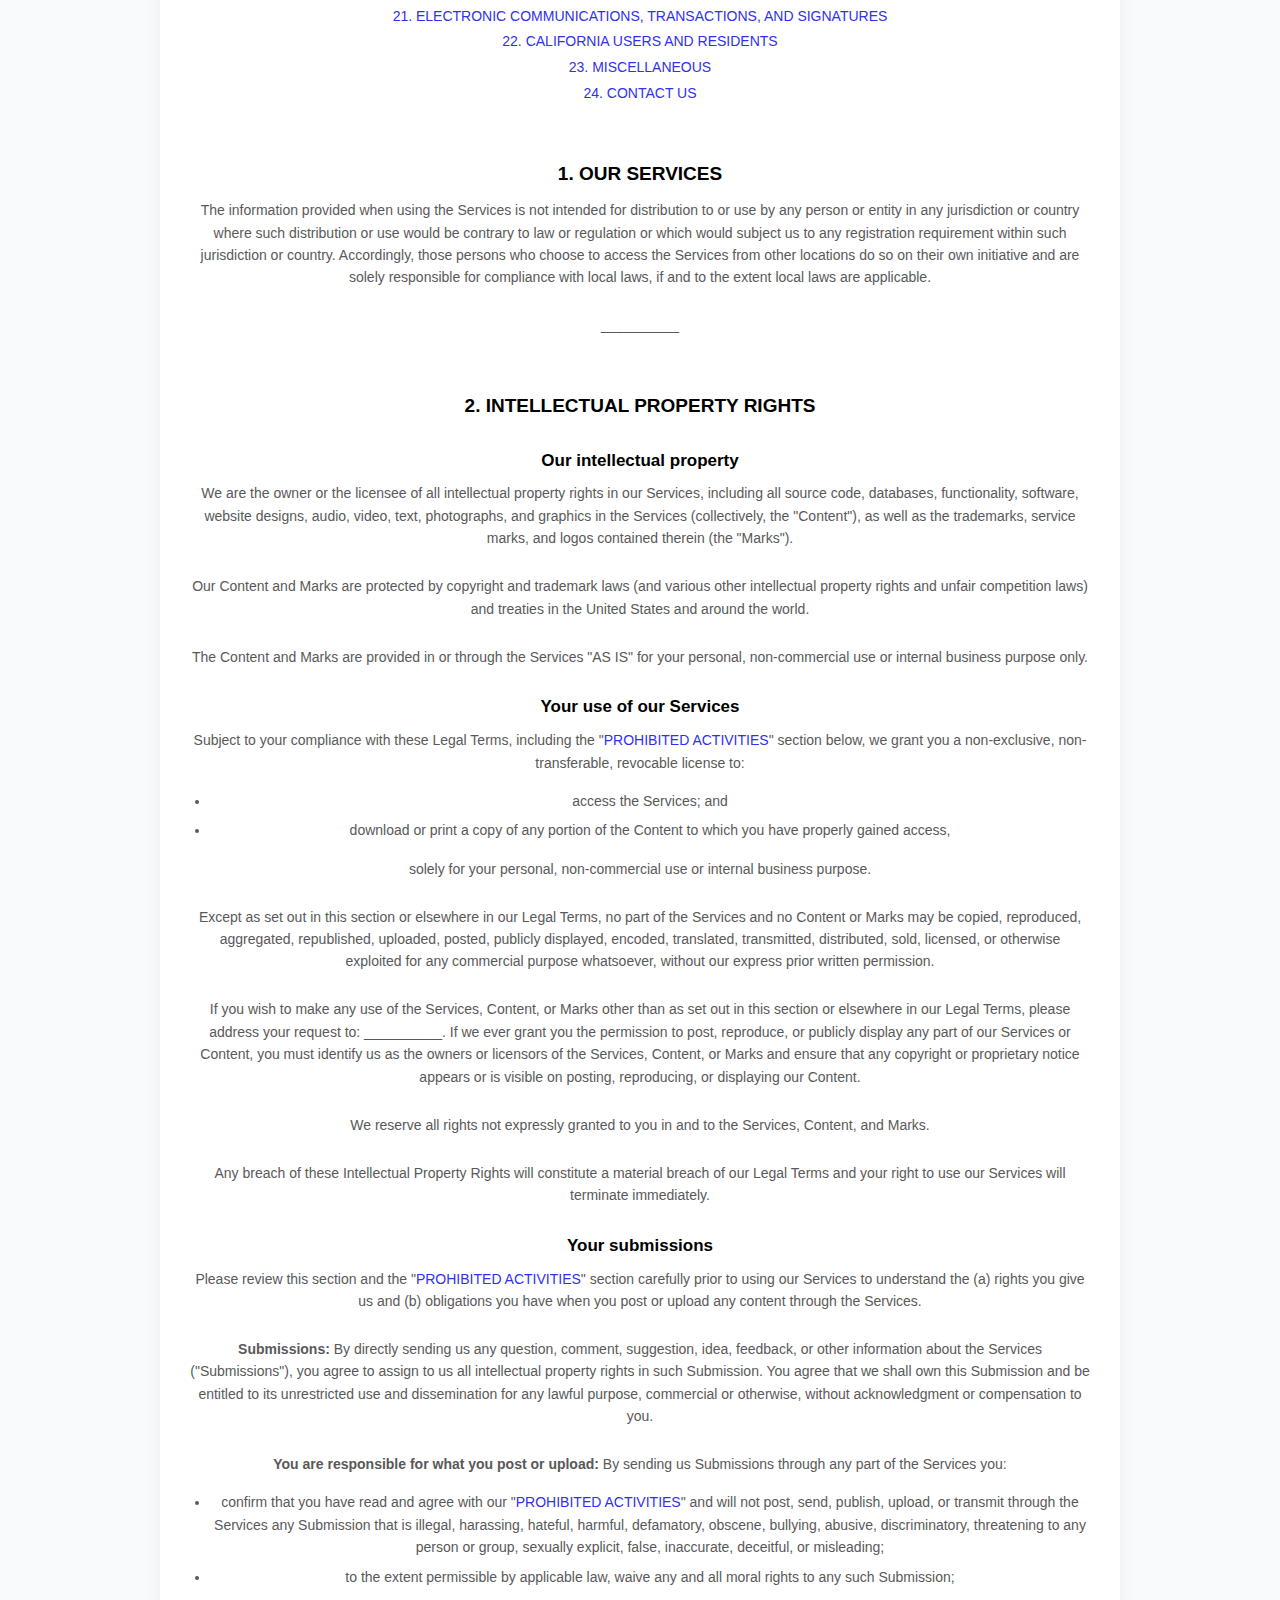
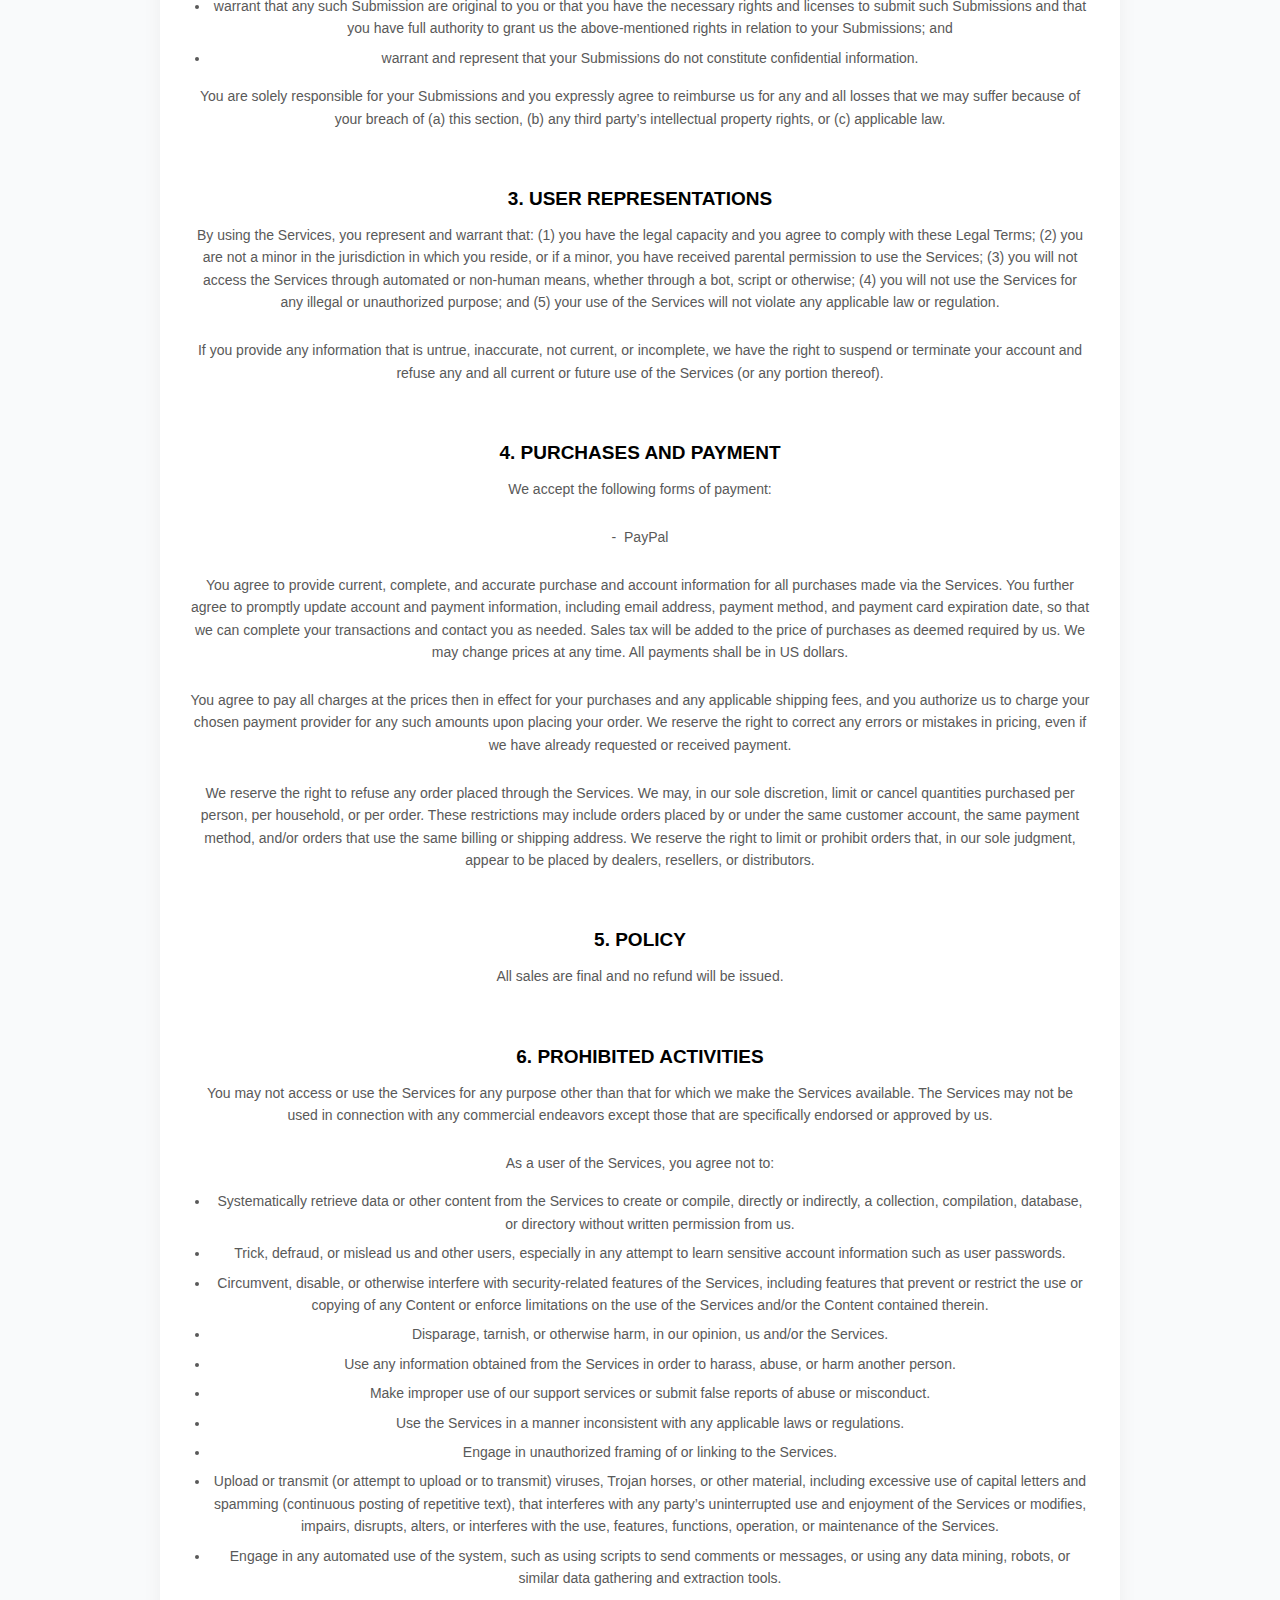
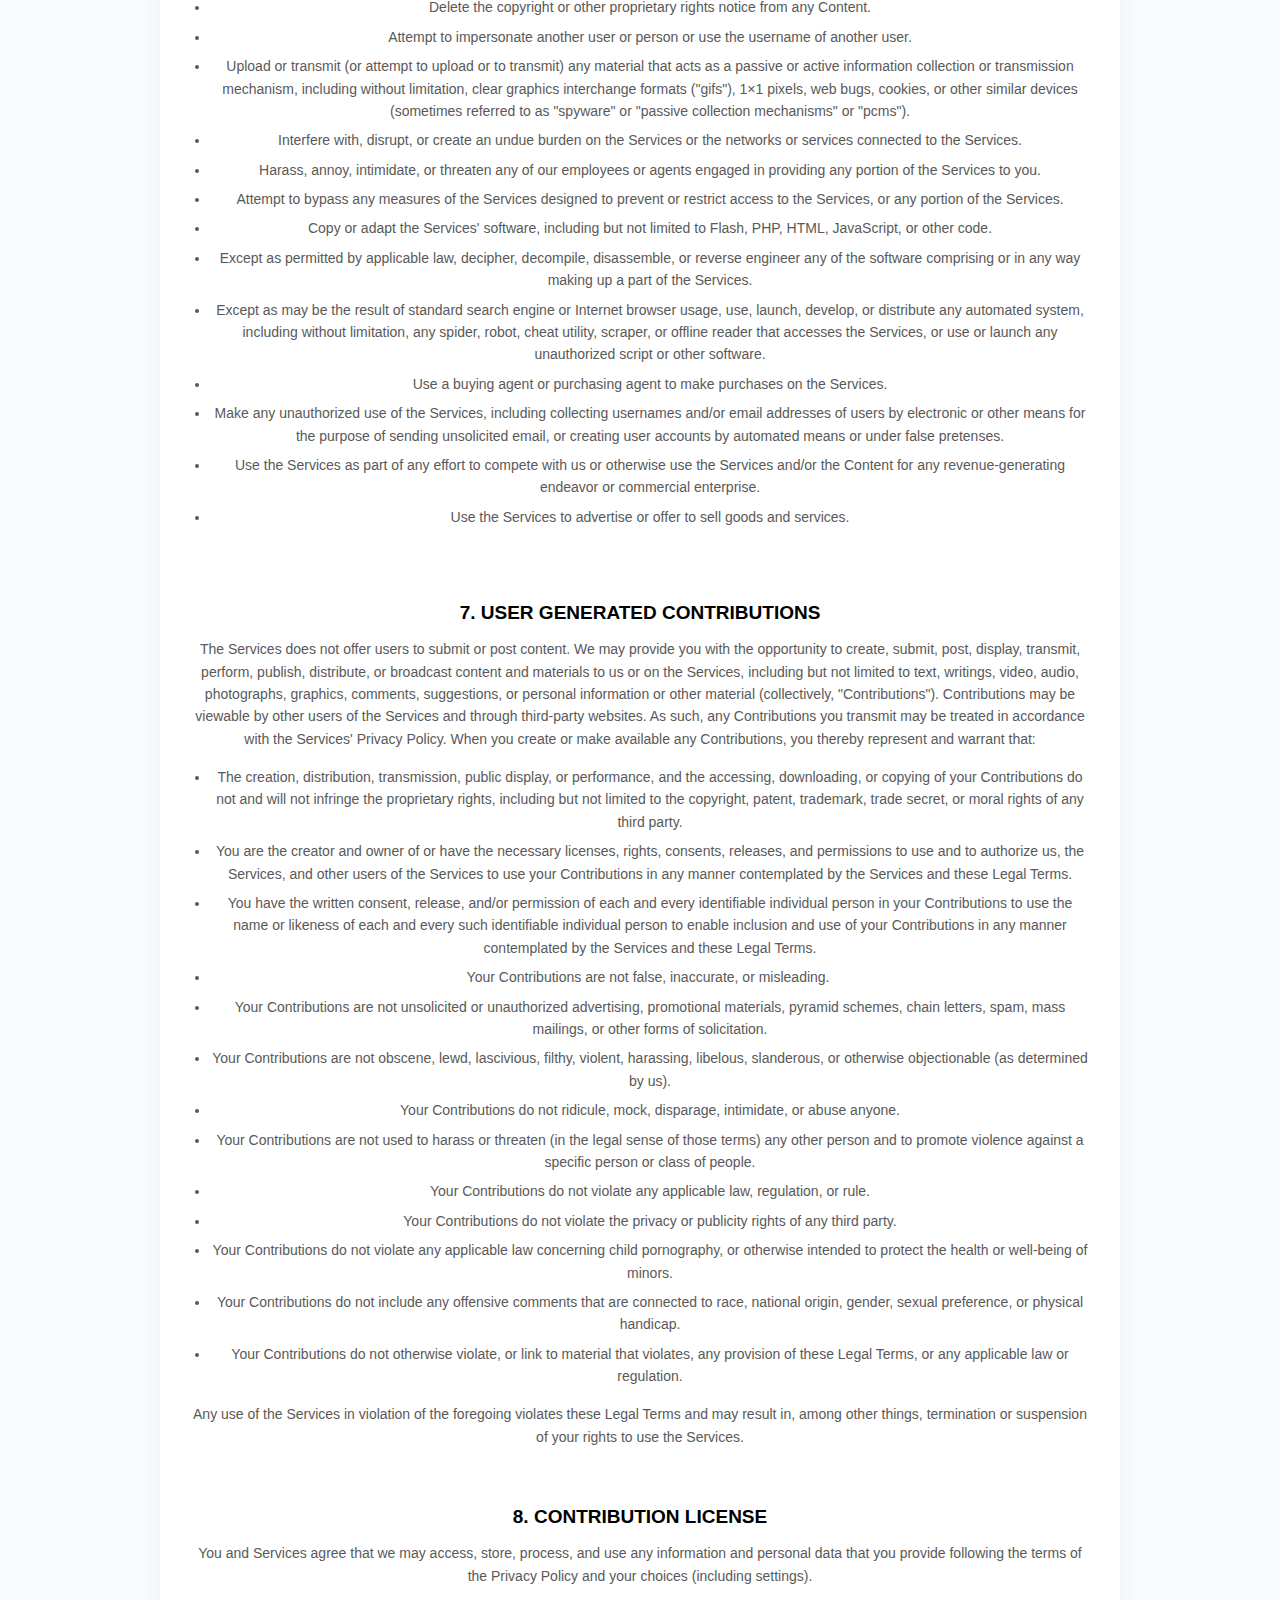
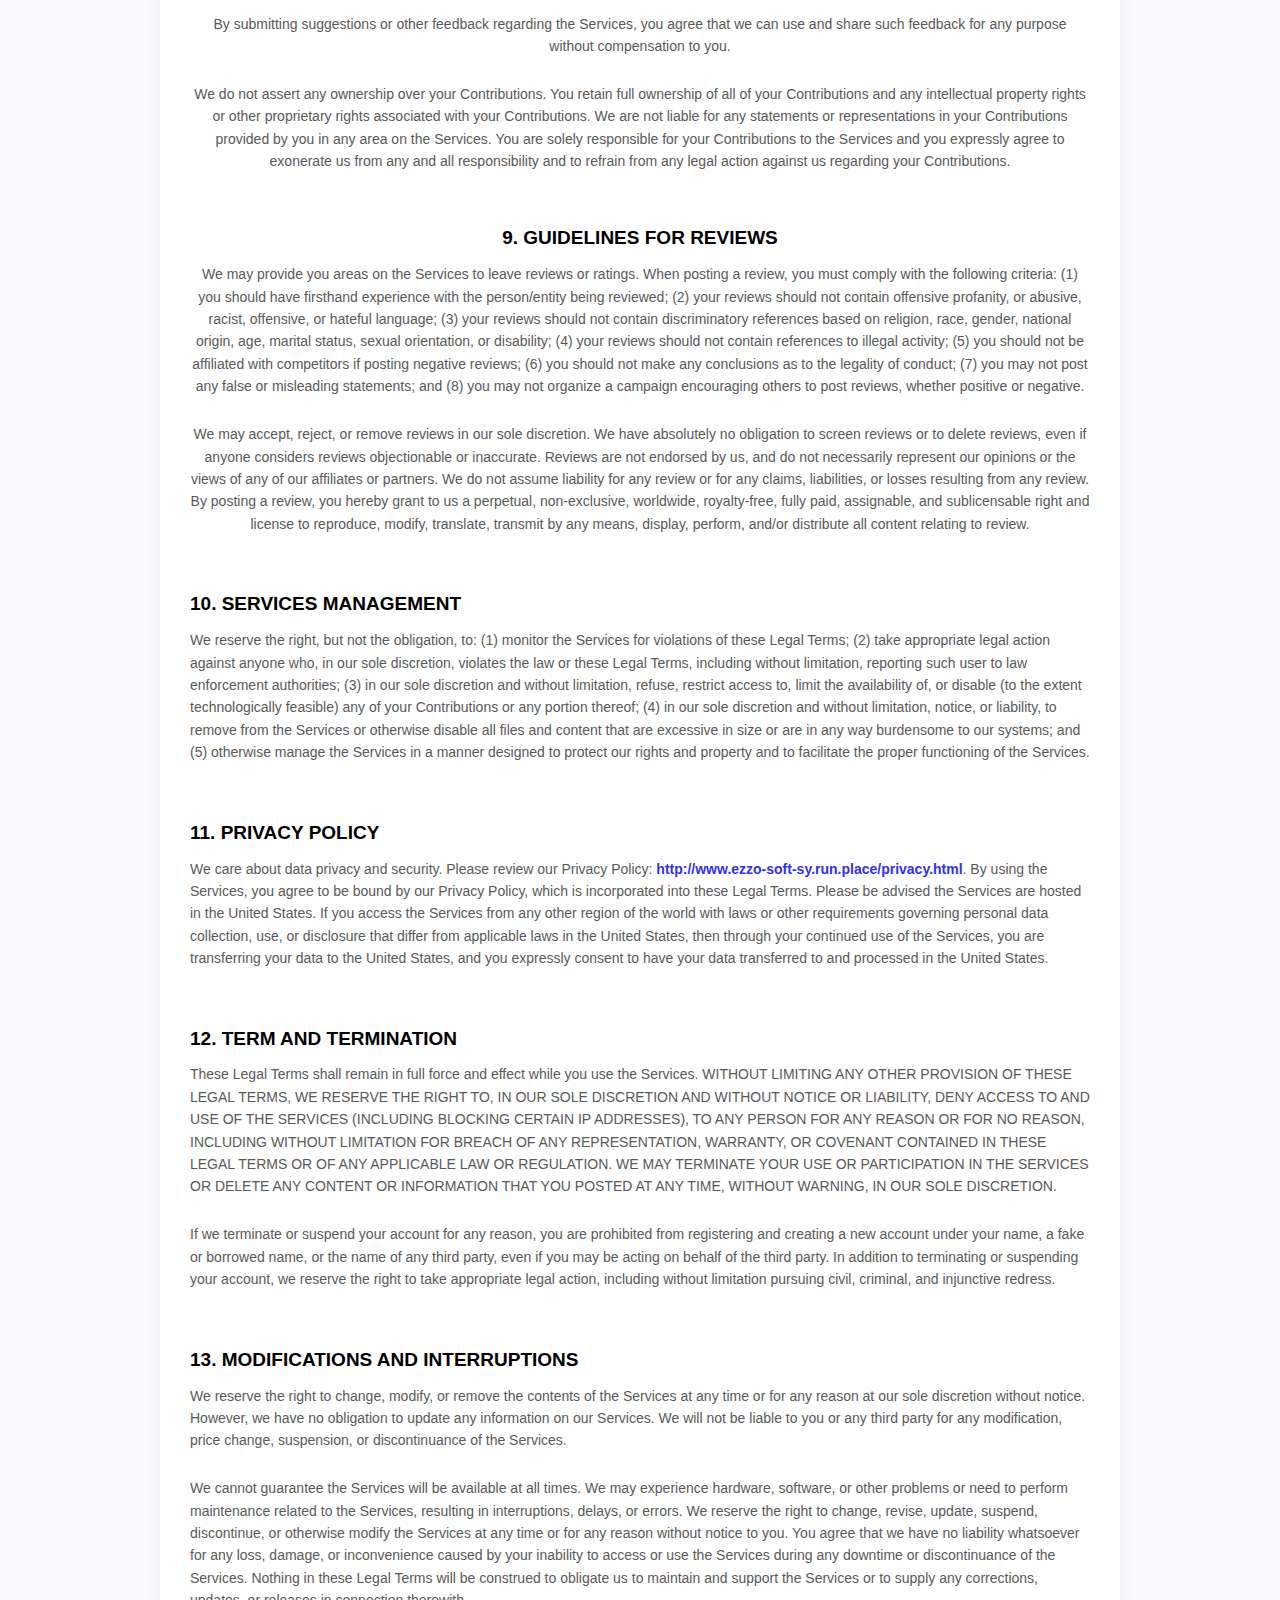
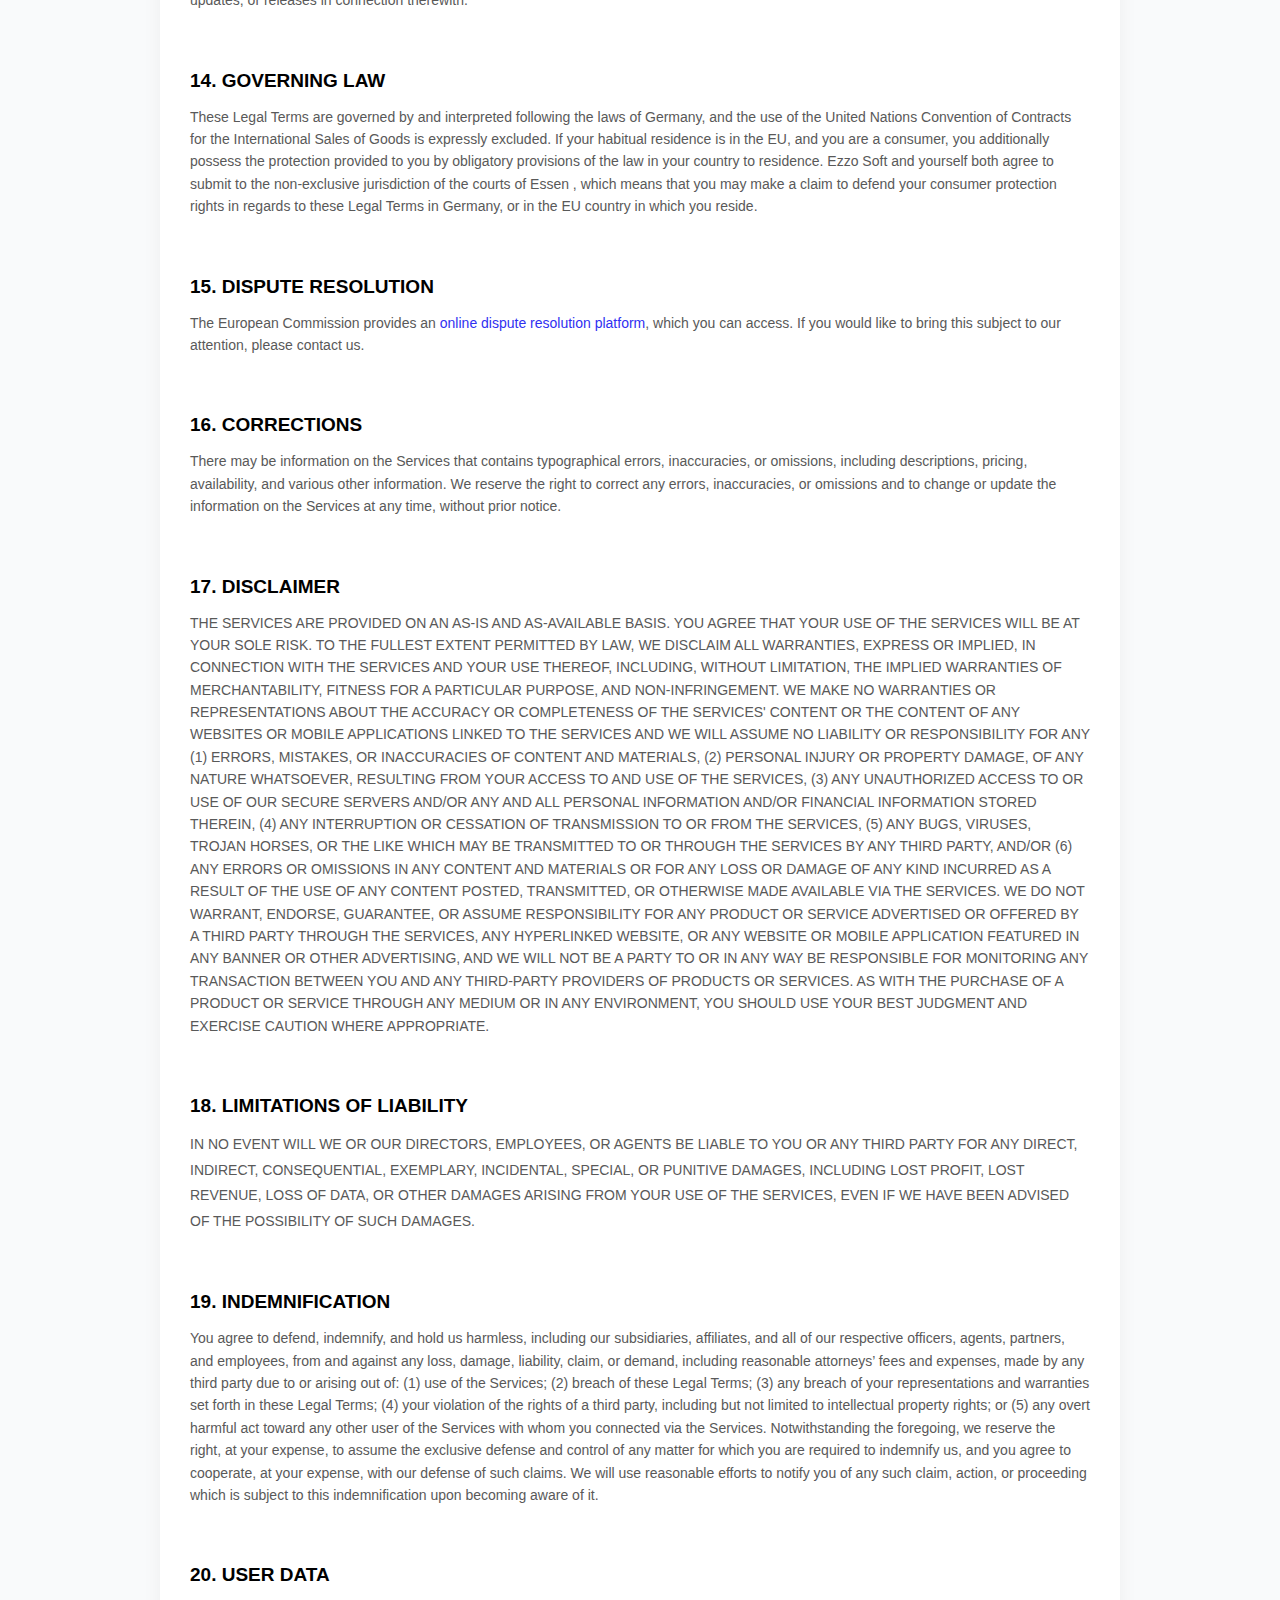
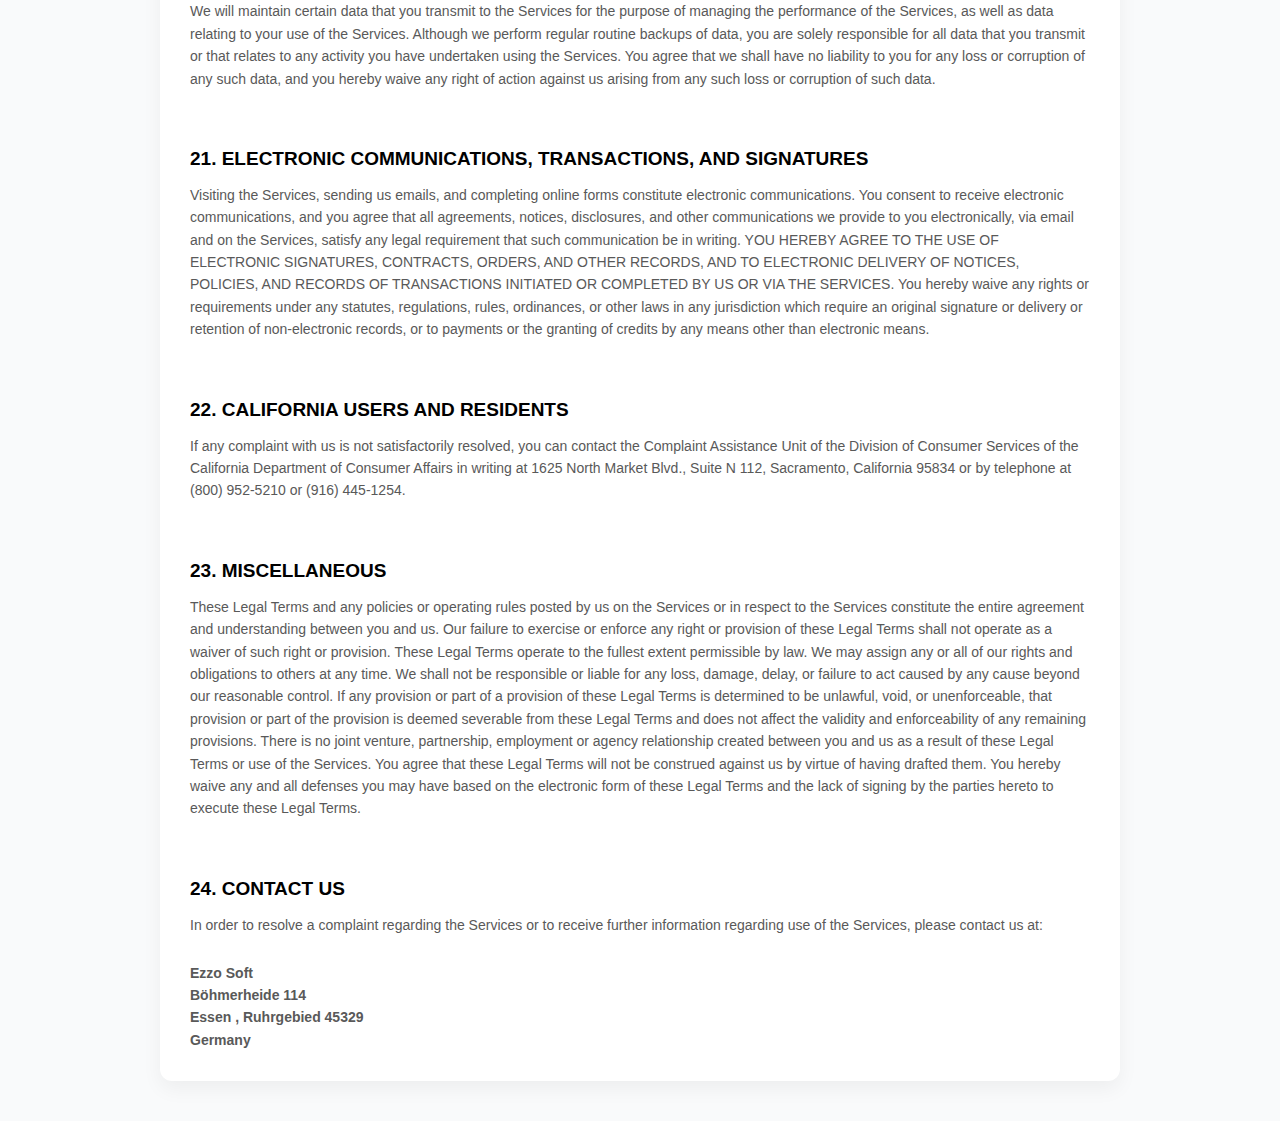
<file: terms.html>
<!doctype html>
<html lang="en">
<head>
  <meta charset="utf-8">
  <meta name="viewport" content="width=device-width, initial-scale=1">
  <title>Terms of Use - Ezzo Soft</title>
  <style>
    body {
      font-family: Inter, Arial, sans-serif;
      background: #f9fafb;
      margin: 0;
      padding: 0;
      color: #1f2937;
      line-height: 1.6;
    }
    .container {
      max-width: 900px;
      margin: 40px auto;
      padding: 30px;
      background: #fff;
      border-radius: 12px;
      box-shadow: 0 8px 20px rgba(0,0,0,0.05);
    }
    h1, h2, h3 {
      font-weight: 600;
      margin-top: 1.5em;
      margin-bottom: 0.5em;
      color: #111827;
    }
    h1 { font-size: 28px; }
    h2 { font-size: 22px; }
    h3 { font-size: 18px; }
    p, li { font-size: 16px; margin: 0.5em 0; }
    ul { padding-left: 20px; }
    a { color: #2563eb; text-decoration: none; }
    a:hover { text-decoration: underline; }
    .toc {
      margin: 20px 0;
      padding: 15px;
      background: #f3f4f6;
      border-radius: 8px;
    }
    .toc a { display: block; margin: 4px 0; font-size: 15px; }
  </style>
</head>
<body>
  <div class="container">
    <h1>Terms of Use</h1>
    <p><em>Last updated: September 18, 2025</em></p>

    <div class="toc">
      <strong>Table of Contents</strong>
      <!-- Links will be auto-filled manually by editing or JavaScript -->
    </div>

    <div class="document-previewer-root-e28cf8"><div class="document-previewer-wrapper-bd1724"><style>[data-custom-class='body'],[data-custom-class='body'] *{background: transparent !important;
}[data-custom-class='title'],[data-custom-class='title'] *{font-family: Arial !important;
font-size: 26px !important;
color: #000000 !important;
}[data-custom-class='subtitle'],[data-custom-class='subtitle'] *{font-family: Arial !important;
color: #595959 !important;
font-size: 14px !important;
}[data-custom-class='heading_1'],[data-custom-class='heading_1'] *{font-family: Arial !important;
font-size: 19px !important;
color: #000000 !important;
}[data-custom-class='heading_2'],[data-custom-class='heading_2'] *{font-family: Arial !important;
font-size: 17px !important;
color: #000000 !important;
}[data-custom-class='body_text'],[data-custom-class='body_text'] *{color: #595959 !important;
font-size: 14px !important;
font-family: Arial !important;
}[data-custom-class='link'],[data-custom-class='link'] *{color: #3030F1 !important;
font-size: 14px !important;
font-family: Arial !important;
word-break: break-word !important;
}</style>
      <span ></span>

      <div data-custom-class="body">
      <div align="center" ><div  data-custom-class="title" ><span ></span><strong><h1>TERMS OF USE</h1></strong></div><div  data-custom-class="subtitle" ><strong>Last updated</strong> <strong>September 18, 2025</strong></div><div  ><br></div><div ><br></div><div ><strong><span data-custom-class="heading_1"><h2>AGREEMENT TO OUR LEGAL TERMS</h2></span></strong></div></div><div align="center" ><div  id="agreement" ><a name="_6aa3gkhykvst"></a></div></div><div align="center" ><div  data-custom-class="body_text" ><span >We are Ezzo Soft ("<strong>Company</strong>," "<strong>we</strong>," "<strong>us</strong>," "<strong>our</strong>")<span ><span ><span >.</span></span></span></span></div></div><div align="center" ><br></div><div align="center" ><div  data-custom-class="body_text" ><span >We operate the website <span ><a target="_blank" data-custom-class="link" href="http://www.ezzo-soft-sy.run.place">http://www.ezzo-soft-sy.run.place</a></span> (the "<strong>Site</strong>"), as well as any other related products and services that refer or link to these legal terms (the "<strong>Legal Terms</strong>") (collectively, the "<strong>Services</strong>").</span></div><div  ><br></div><div  data-custom-class="body_text" ><span >You can contact us by email at __________ or by mail to Böhmerheide 114, Essen , Ruhrgebied  45329,&nbsp;Germany.</span></div><div  ><br></div><div  data-custom-class="body_text" ><span >These Legal Terms constitute a legally binding agreement made between you, whether personally or on behalf of an entity ("<strong>you</strong>"), and Ezzo Soft, concerning your access to and use of the Services. You agree that by accessing the Services, you have read, understood, and agreed to be bound by all of these Legal Terms. IF YOU DO NOT AGREE WITH ALL OF THESE LEGAL TERMS, THEN YOU ARE EXPRESSLY PROHIBITED FROM USING THE SERVICES AND YOU MUST DISCONTINUE USE IMMEDIATELY.</span></div><div  ><br></div><div  data-custom-class="body_text" ><span >We will provide you with prior notice of any scheduled changes to the Services you are using. The modified Legal Terms will become effective upon posting or notifying you by <a target="_blank" data-custom-class="link" href="mailto:abraman.coding@gmail.com">abraman.coding@gmail.com</a>, as stated in the email message. By continuing to use the Services after the effective date of any changes, you agree to be bound by the modified terms.</span></div></div><div align="center" ><br></div><div align="center" ><div  data-custom-class="body_text" ><span ><span >All users who are minors in the jurisdiction in which they reside (generally under the age of 18) must have the permission of, and be directly supervised by, their parent or guardian to use the Services. If you are a minor, you must have your parent or guardian read and agree to these Legal Terms prior to you using the Services.</span></span></div><div  ><br></div><div  data-custom-class="body_text" >We recommend that you print a copy of these Legal Terms for your records.</div><div  ><br></div><div  data-custom-class="heading_1" ><strong><h2>TABLE OF CONTENTS</h2></strong></div><div  ><a data-custom-class="link" href="#services"><span data-custom-class="link"><span ><span data-custom-class="body_text">1. OUR SERVICES</span></span></span></a></div><div  ><a data-custom-class="link" href="#ip"><span ><span data-custom-class="body_text">2. INTELLECTUAL PROPERTY RIGHTS</span></span></a></div><div  ><a data-custom-class="link" href="#userreps"></a><a data-custom-class="link" href="#userreps"><span ><span data-custom-class="body_text">3. USER REPRESENTATIONS</span></span></a></div><div  ><span ><span data-custom-class="body_text"></span></span> <a data-custom-class="link" href="#products"></a></div><div  ><a data-custom-class="link" href="#products"><span ><span data-custom-class="body_text"></span></span></a> <a data-custom-class="link" href="#purchases"></a></div><div  ><a data-custom-class="link" href="#purchases"><span ><span data-custom-class="body_text">4. PURCHASES AND PAYMENT</span></span></a></div><div  ><span ></span></div><div  ><span ><span data-custom-class="body_text"></span></span><a data-custom-class="link" href="#returnno"><span ><span data-custom-class="body_text">5.  POLICY</span></span></a><span ><span data-custom-class="body_text"></span></span> <a data-custom-class="link" href="#software"></a> <a data-custom-class="link" href="#software"></a></div><div  ><a data-custom-class="link" href="#software"><span ><span data-custom-class="body_text"></span></span></a> <a data-custom-class="link" href="#prohibited"></a></div><div  ><a data-custom-class="link" href="#prohibited"><span ><span data-custom-class="body_text">6. PROHIBITED ACTIVITIES</span></span></a> <a data-custom-class="link" href="#ugc"></a></div><div  ><a data-custom-class="link" href="#ugc"><span ><span data-custom-class="body_text">7. USER GENERATED CONTRIBUTIONS</span></span></a> <a data-custom-class="link" href="#license"></a></div><div  ><a data-custom-class="link" href="#license"><span ><span data-custom-class="body_text">8. CONTRIBUTIONLICENSE</span></span></a> <a data-custom-class="link" href="#reviews"></a></div><div  ><a data-custom-class="link" href="#reviews"><span ><span data-custom-class="body_text">9. GUIDELINES FOR REVIEWS</span></span></a> <a data-custom-class="link" href="#mobile"></a></div><div  ><a data-custom-class="link" href="#mobile"><span ><span data-custom-class="body_text"></span></span></a> <a data-custom-class="link" href="#socialmedia"></a></div><div  ><a data-custom-class="link" href="#socialmedia"><span ><span data-custom-class="body_text"></span></span></a> <a data-custom-class="link" href="#thirdparty"></a></div><div  ><a data-custom-class="link" href="#thirdparty"><span ><span data-custom-class="body_text"></span></span></a> <a data-custom-class="link" href="#advertisers"></a></div><div  ><a data-custom-class="link" href="#advertisers"><span ><span data-custom-class="body_text"></span></span></a> <a data-custom-class="link" href="#sitemanage"></a></div><div  ><a data-custom-class="link" href="#sitemanage"><span ><span data-custom-class="body_text">10. SERVICES MANAGEMENT</span></span></a> <a data-custom-class="link" href="#ppyes"></a></div><div  ><a data-custom-class="link" href="#ppyes"><span ><span data-custom-class="body_text">11. PRIVACY POLICY</span></span></a> <a data-custom-class="link" href="#ppno"></a></div><div  ><a data-custom-class="link" href="#ppno"><span ><span data-custom-class="body_text"></span></span></a> <a data-custom-class="link" href="#dmca"></a></div><div  ><a data-custom-class="link" href="#dmca"><span ><span data-custom-class="body_text"></span></span></a></div><div  ><span ><span data-custom-class="body_text"></span></span> <a data-custom-class="link" href="#terms"></a></div><div  ><a data-custom-class="link" href="#terms"><span ><span data-custom-class="body_text">12. TERM AND TERMINATION</span></span></a> <a data-custom-class="link" href="#modifications"></a></div><div  ><a data-custom-class="link" href="#modifications"><span ><span data-custom-class="body_text">13. MODIFICATIONS AND INTERRUPTIONS</span></span></a> <a data-custom-class="link" href="#law"></a></div><div  ><a data-custom-class="link" href="#law"><span ><span data-custom-class="body_text">14. GOVERNING LAW</span></span></a> <a data-custom-class="link" href="#disputes"></a></div><div  ><a data-custom-class="link" href="#disputes"><span ><span data-custom-class="body_text">15. DISPUTE RESOLUTION</span></span></a> <a data-custom-class="link" href="#corrections"></a></div><div  ><a data-custom-class="link" href="#corrections"><span ><span data-custom-class="body_text">16. CORRECTIONS</span></span></a> <a data-custom-class="link" href="#disclaimer"></a></div><div  ><a data-custom-class="link" href="#disclaimer"><span ><span data-custom-class="body_text">17. DISCLAIMER</span></span></a> <a data-custom-class="link" href="#liability"></a></div><div  ><a data-custom-class="link" href="#liability"><span ><span data-custom-class="body_text">18. LIMITATIONS OF LIABILITY</span></span></a> <a data-custom-class="link" href="#indemnification"></a></div><div  ><a data-custom-class="link" href="#indemnification"><span ><span data-custom-class="body_text">19. INDEMNIFICATION</span></span></a> <a data-custom-class="link" href="#userdata"></a></div><div  ><a data-custom-class="link" href="#userdata"><span ><span data-custom-class="body_text">20. USER DATA</span></span></a> <a data-custom-class="link" href="#electronic"></a></div><div  ><a data-custom-class="link" href="#electronic"><span ><span data-custom-class="body_text">21. ELECTRONIC COMMUNICATIONS, TRANSACTIONS, AND SIGNATURES</span></span></a> <a data-custom-class="link" href="#california"></a></div><div  ><span ></span></div><div  ><a data-custom-class="link" href="#california"><span ><span data-custom-class="body_text">22. CALIFORNIA USERS AND RESIDENTS</span></span></a> <a data-custom-class="link" href="#misc"></a></div><div  ><a data-custom-class="link" href="#misc"><span ><span data-custom-class="body_text">23. MISCELLANEOUS</span></span></a> <a data-custom-class="link" href="#contact"></a></div><div  ></div><div  ></div><div  ></div><div  ></div><div  ></div><div  ></div><div  ></div><div  ></div><div  ></div><div  ></div><div  ><a data-custom-class="link" href="#contact"><span ><span data-custom-class="body_text">24. CONTACT US</span></span></a></div></div><div align="center" ><div  data-custom-class="heading_1" ><a name="_b6y29mp52qvx"></a></div><div  ><br></div><div  data-custom-class="heading_1" id="services" ><strong><span ><h2>1. OUR SERVICES</h2></span></strong></div><div  data-custom-class="body_text" ><span >The information provided when using the Services is not intended for distribution to or use by any person or entity in any jurisdiction or country where such distribution or use would be contrary to law or regulation or which would subject us to any registration requirement within such jurisdiction or country. Accordingly, those persons who choose to access the Services from other locations do so on their own initiative and are solely responsible for compliance with local laws, if and to the extent local laws are applicable.</span><span ></span></div><div  ><br></div><div  data-custom-class="body_text" >__________</div><div  ><br></div></div><div align="center" data-custom-class="heading_1" ><strong><span id="ip" ><h2>2. INTELLECTUAL PROPERTY RIGHTS</h2></span></strong></div><div align="center" ><div  data-custom-class="heading_2" ><strong><h3>Our intellectual property</h3></strong></div><div  data-custom-class="body_text" ><span >We are the owner or the licensee of all intellectual property rights in our Services, including all source code, databases, functionality, software, website designs, audio, video, text, photographs, and graphics in the Services (collectively, the "Content"), as well as the trademarks, service marks, and logos contained therein (the "Marks").</span></div><div  ><br></div><div  data-custom-class="body_text" ><span >Our Content and Marks are protected by copyright and trademark laws (and various other intellectual property rights and unfair competition laws) and treaties in the United States and around the world.</span></div><div  ><br></div><div  data-custom-class="body_text" ><span >The Content and Marks are provided in or through the Services "AS IS" for your personal, non-commercial use or internal business purpose only.</span></div><div  data-custom-class="heading_2" ><strong><h3>Your use of our Services</h3></strong></div><div  data-custom-class="body_text" ><span >Subject to your compliance with these Legal Terms, including the "</span><a data-custom-class="link" href="#prohibited"><span >PROHIBITED ACTIVITIES</span></a><span >" section below, we grant you a non-exclusive, non-transferable, revocable license to:</span></div><ul><li  data-custom-class="body_text" ><span >access the Services; and</span></li><li  data-custom-class="body_text" ><span >download or print a copy of any portion of the Content to which you have properly gained access,</span></li></ul><div  data-custom-class="body_text" ><span >solely for your personal, non-commercial use or internal business purpose.</span></div><div  ><br></div><div  data-custom-class="body_text" ><span >Except as set out in this section or elsewhere in our Legal Terms, no part of the Services and no Content or Marks may be copied, reproduced,
aggregated, republished, uploaded, posted, publicly displayed, encoded,
translated, transmitted, distributed, sold, licensed, or otherwise exploited
for any commercial purpose whatsoever, without our express prior written
permission.</span></div><div  ><br></div><div  data-custom-class="body_text" ><span >If you wish to make any use of the Services, Content, or Marks other than as set out in this section or elsewhere in our Legal Terms, please address your request to: __________. If we ever grant you the permission to post, reproduce, or publicly display any part of our Services or Content, you must identify us as the owners or licensors of the Services, Content, or Marks and ensure that any copyright or proprietary notice appears or is visible on posting, reproducing, or displaying our Content.</span></div></div><div align="center" ><br></div><div align="center" ><div  data-custom-class="body_text" ><span >We reserve all rights not expressly granted to you in and to the Services, Content, and Marks.</span></div><div  ><br></div><div  data-custom-class="body_text" ><span >Any breach of these Intellectual Property Rights will constitute a material breach of our Legal Terms and your right to use our Services will terminate immediately.</span></div><div  data-custom-class="heading_2" ><span ><strong></strong><h3><strong>Your submissions</strong></h3></span></div><div  data-custom-class="body_text" ><span >Please review this section and the "<a data-custom-class="link" href="#prohibited"><span >PROHIBITED ACTIVITIES</span></a>" section carefully prior to using our Services to understand the (a) rights you give us and (b) obligations you have when you post or upload any content through the Services.</span></div><div  ><br></div><div  data-custom-class="body_text" ><span ><strong>Submissions:</strong> By directly sending us any question, comment, suggestion, idea, feedback, or other information about the Services ("Submissions"), you agree to assign to us all intellectual property rights in such Submission. You agree that we shall own this Submission and be entitled to its unrestricted use and dissemination for any lawful purpose, commercial or otherwise, without acknowledgment or compensation to you.</span></div><div  ><br></div><div  data-custom-class="body_text" ><span ><strong>You are responsible for what you post or upload:</strong> By sending us Submissions through any part of the Services you:</span></div><ul><li  data-custom-class="body_text" ><span >confirm that you have read and agree with our "</span><a data-custom-class="link" href="#prohibited"><span >PROHIBITED ACTIVITIES</span></a><span >" and will not post, send, publish, upload, or transmit through the Services any Submission that is illegal, harassing, hateful, harmful, defamatory, obscene, bullying, abusive, discriminatory, threatening to any person or group, sexually explicit, false, inaccurate, deceitful, or misleading;</span></li><li  data-custom-class="body_text" ><span >to the extent permissible by applicable law, waive any and all moral rights to any such Submission;</span></li><li  data-custom-class="body_text" ><span >warrant that any such Submission are original to you or that you have the necessary rights and licenses to submit such Submissions and that you have full authority to grant us the above-mentioned rights in relation to your Submissions; and</span></li><li  data-custom-class="body_text" ><span >warrant and represent that your Submissions do not constitute confidential information.</span></li></ul><div  data-custom-class="body_text" >You are solely responsible for your Submissions and you expressly agree to reimburse us for any and all losses that we may suffer because of your breach of (a) this section, (b) any third party’s intellectual property rights, or (c) applicable law.</div><div  ><br></div></div><div align="center" ><div  data-custom-class="heading_1" id="userreps" ><a name="_5hg7kgyv9l8z"></a><strong><span ><h2>3. USER REPRESENTATIONS</h2></span></strong></div></div><div align="center" ><div  data-custom-class="body_text" ><span >By using the Services, you represent and warrant that:</span>&nbsp;<span >(</span><span >1</span><span >) you have the legal capacity and you agree to comply with these Legal Terms;</span>&nbsp;<span >(</span><span >2</span><span >) you are not a
minor in the jurisdiction in which you reside, or if a minor, you have
received parental permission to use the Services; (</span><span >3</span><span >) you will not access the Services through automated or non-human means, whether through a bot, script or
otherwise; (</span><span >4</span><span >) you will not use the Services for any illegal or unauthorized purpose; and (</span><span >5</span><span >) your use of the Services will not violate any applicable law or regulation.</span><span ></span></div></div><div align="center" ><br></div><div align="center" ><div  ><div  ><div  data-custom-class="body_text" ><span >If you provide any information that is untrue, inaccurate, not current, or incomplete, we have the right to suspend or terminate your account and refuse any and all current or future use of the Services (or any portion thereof).</span></div><div  ></div><span ></span><span ></span></div><div  ><span ></span></div><div  ><br></div></div></div><div align="center" ><div  data-custom-class="heading_1" id="purchases" ><a name="_ynub0jdx8pob"></a><strong><span ><h2>4. PURCHASES AND PAYMENT</h2></span></strong></div></div><div align="center" ><div  ><span ></span></div><div  data-custom-class="body_text" ><span >We accept the following forms of payment:</span></div><div  ><div  ><br></div></div><div  data-custom-class="body_text" ><span >- &nbsp;PayPal</span></div><div  data-custom-class="body_text" ><span ></span></div><div  ><span ><br></span></div><div  data-custom-class="body_text" ><span >You agree to provide current, complete, and accurate purchase and account information for all purchases made via the Services. You further agree to promptly update account and payment information, including email address, payment method, and payment card expiration date, so that we can complete your transactions and contact you as needed. Sales tax will be added to the price of purchases as deemed required by us. We may change prices at any time. All payments shall be&nbsp;</span><span >in US dollars.</span></div></div><div align="center" ><br></div><div align="center" ><div  data-custom-class="body_text" ><span >You agree to pay all charges at the prices then in effect for your purchases and any applicable shipping fees, and you authorize us to charge your chosen payment provider for any such amounts upon placing your order. We reserve the right to correct any errors or mistakes in pricing, even if we have already requested or received payment.</span></div></div><div align="center" ><br></div><div align="center" ><div  data-custom-class="body_text" ><span >We reserve the right to refuse any order placed through the Services. We may, in our sole discretion, limit or cancel quantities purchased per person, per household, or per order. These restrictions may include orders placed by or under the same customer account, the same payment method, and/or orders that use the same billing or shipping address. We reserve the right to limit or prohibit orders that, in our sole judgment, appear to be placed by dealers, resellers, or distributors.</span><span ></span></div><div  ><span ></span><span ></span><span ></span></div><div  ><br></div><div  data-custom-class="heading_1" id="returnno" ><strong><span ><h2>5.  POLICY</h2></span></strong></div><div  data-custom-class="body_text" ><span >All sales are final and no refund will be issued.</span></div><div  ></div><div  ><span ><div  ><br></div></span><div  data-custom-class="heading_1" id="prohibited" ><strong><span ><h2>6. PROHIBITED ACTIVITIES</h2></span></strong></div></div><div  ><div  data-custom-class="body_text" ><span >You may not access or use the Services for any purpose other than that for which we make the Services available. The Services may not be used in connection with any commercial endeavors except those that are specifically endorsed or approved by us.</span></div></div><div  ><br></div><div  ><div  ><div  ><div  ><div  data-custom-class="body_text" ><span >As a user of the Services, you agree not to:</span></div></div><ul><li  data-custom-class="body_text" ><span ><span >Systematically retrieve data or other content from the Services to create or compile, directly or indirectly, a collection, compilation, database, or directory without written permission from us.</span></span></li><li  data-custom-class="body_text" ><span ><span ><span ><span ><span >Trick, defraud, or mislead us and other users, especially in any attempt to learn sensitive account information such as user passwords.</span></span></span></span></span></li><li  data-custom-class="body_text" ><span ><span ><span ><span ><span >Circumvent, disable, or otherwise interfere with security-related features of the Services, including features that prevent or restrict the use or copying of any Content or enforce limitations on the use of the Services and/or the Content contained therein.</span></span></span></span></span></li><li  data-custom-class="body_text" ><span ><span ><span ><span ><span >Disparage, tarnish, or otherwise harm, in our opinion, us and/or the Services.</span></span></span></span></span></li><li  data-custom-class="body_text" ><span ><span ><span ><span ><span >Use any information obtained from the Services in order to harass, abuse, or harm another person.</span></span></span></span></span></li><li  data-custom-class="body_text" ><span ><span ><span ><span ><span >Make improper use of our support services or submit false reports of abuse or misconduct.</span></span></span></span></span></li><li  data-custom-class="body_text" ><span ><span ><span ><span ><span >Use the Services in a manner inconsistent with any applicable laws or regulations.</span></span></span></span></span></li><li  data-custom-class="body_text" ><span ><span ><span ><span ><span >Engage in unauthorized framing of or linking to the Services.</span></span></span></span></span></li><li  data-custom-class="body_text" ><span ><span ><span ><span ><span >Upload or transmit (or attempt to upload or to transmit) viruses, Trojan horses, or other material, including excessive use of capital letters and spamming (continuous posting of repetitive text), that interferes with any party’s uninterrupted use and enjoyment of the Services or modifies, impairs, disrupts, alters, or interferes with the use, features, functions, operation, or maintenance of the Services.</span></span></span></span></span></li><li  data-custom-class="body_text" ><span ><span ><span ><span ><span >Engage in any automated use of the system, such as using scripts to send comments or messages, or using any data mining, robots, or similar data gathering and extraction tools.</span></span></span></span></span></li><li  data-custom-class="body_text" ><span ><span ><span ><span ><span >Delete the copyright or other proprietary rights notice from any Content.</span></span></span></span></span></li><li  data-custom-class="body_text" ><span ><span ><span ><span ><span >Attempt to impersonate another user or person or use the username of another user.</span></span></span></span></span></li><li  data-custom-class="body_text" ><span ><span ><span ><span ><span >Upload or transmit (or attempt to upload or to transmit) any material that acts as a passive or active information collection or transmission mechanism, including without limitation, clear graphics interchange formats ("gifs"), 1×1 pixels, web bugs, cookies, or other similar devices (sometimes referred to as "spyware" or "passive collection mechanisms" or "pcms").</span></span></span></span></span></li><li  data-custom-class="body_text" ><span ><span ><span ><span ><span >Interfere with, disrupt, or create an undue burden on the Services or the networks or services connected to the Services.</span></span></span></span></span></li><li  data-custom-class="body_text" ><span ><span ><span ><span ><span >Harass, annoy, intimidate, or threaten any of our employees or agents engaged in providing any portion of the Services to you.</span></span></span></span></span></li><li  data-custom-class="body_text" ><span ><span ><span ><span ><span >Attempt to bypass any measures of the Services designed to prevent or restrict access to the Services, or any portion of the Services.</span></span></span></span></span></li><li  data-custom-class="body_text" ><span ><span ><span ><span ><span >Copy or adapt the Services' software, including but not limited to Flash, PHP, HTML, JavaScript, or other code.</span></span></span></span></span></li><li  data-custom-class="body_text" ><span ><span ><span ><span ><span >Except as permitted by applicable law, decipher, decompile, disassemble, or reverse engineer any of the software comprising or in any way making up a part of the Services.</span></span></span></span></span></li><li  data-custom-class="body_text" ><span ><span ><span ><span ><span >Except as may be the result of standard search engine or Internet browser usage, use, launch, develop, or distribute any automated system, including without limitation, any spider, robot, cheat utility, scraper, or offline reader that accesses the Services, or use or launch any unauthorized script or other software.</span></span></span></span></span></li><li  data-custom-class="body_text" ><span ><span ><span ><span ><span >Use a buying agent or purchasing agent to make purchases on the Services.</span></span></span></span></span></li><li  data-custom-class="body_text" ><span ><span ><span ><span ><span >Make any unauthorized use of the Services, including collecting usernames and/or email addresses of users by electronic or other means for the purpose of sending unsolicited email, or creating user accounts by automated means or under false pretenses.</span></span></span></span></span></li><li  data-custom-class="body_text" ><span ><span ><span ><span ><span >Use the Services as part of any effort to compete with us or otherwise use the Services and/or the Content for any revenue-generating endeavor or commercial enterprise.</span><span ></span></span></span></span></span></li><li  data-custom-class="body_text" ><span >Use the Services to advertise or offer to sell goods and services.</span></li></ul><div ><br></div><div  data-custom-class="heading_1" id="ugc" ><strong><span ><h2>7. USER GENERATED CONTRIBUTIONS</h2></span></strong></div><div  data-custom-class="body_text" ><span ><span >The Services does not offer users to submit or post content. We may provide you with the opportunity to create, submit, post, display, transmit, perform, publish, distribute, or broadcast content and materials to us or on the Services, including but not limited to text, writings, video, audio, photographs, graphics, comments, suggestions, or personal information or other material (collectively, "Contributions"). Contributions may be viewable by other users of the Services and through third-party websites. As such, any Contributions you transmit may be treated in accordance with the Services' Privacy Policy. When you create or make available any Contributions, you thereby represent and warrant that:<span ></span></span></span></div></div></div><div  ><ul ><li data-custom-class="body_text" ><span ><span ><span data-custom-class="body_text">The creation, distribution, transmission, public display, or performance, and the accessing, downloading, or copying of your Contributions do not and will not infringe the proprietary rights, including but not limited to the copyright, patent, trademark, trade secret, or moral rights of any third party.</span></span></span></li><li data-custom-class="body_text" ><span ><span ><span data-custom-class="body_text">You are the creator and owner of or have the necessary licenses, rights, consents, releases, and permissions to use and to authorize us, the Services, and other users of the Services to use your Contributions in any manner contemplated by the Services and these Legal Terms.</span></span></span></li><li data-custom-class="body_text" ><span ><span ><span data-custom-class="body_text">You have the written consent, release, and/or permission of each and every identifiable individual person in your Contributions to use the name or likeness of each and every such identifiable individual person to enable inclusion and use of your Contributions in any manner contemplated by the Services and these Legal Terms.</span></span></span></li><li data-custom-class="body_text" ><span ><span ><span data-custom-class="body_text">Your Contributions are not false, inaccurate, or misleading.</span></span>&nbsp;</span></li><li data-custom-class="body_text" ><span ><span ><span data-custom-class="body_text">Your Contributions are not unsolicited or unauthorized advertising, promotional materials, pyramid schemes, chain letters, spam, mass mailings, or other forms of solicitation.</span></span></span></li><li data-custom-class="body_text" ><span ><span ><span data-custom-class="body_text">Your Contributions are not obscene, lewd, lascivious, filthy, violent, harassing, libelous, slanderous, or otherwise objectionable (as determined by us).</span></span></span></li><li data-custom-class="body_text" ><span ><span ><span data-custom-class="body_text">Your Contributions do not ridicule, mock, disparage, intimidate, or abuse anyone.</span></span></span></li><li data-custom-class="body_text" ><span ><span ><span data-custom-class="body_text">Your Contributions are not used to harass or threaten (in the legal sense of those terms) any other person and to promote violence against a specific person or class of people.</span></span></span></li><li data-custom-class="body_text" ><span ><span ><span data-custom-class="body_text">Your Contributions do not violate any applicable law, regulation, or rule.</span></span></span></li><li data-custom-class="body_text" ><span ><span ><span data-custom-class="body_text">Your Contributions do not violate the privacy or publicity rights of any third party.</span></span></span></li><li data-custom-class="body_text" ><span ><span ><span data-custom-class="body_text">Your Contributions do not violate any applicable law concerning child pornography, or otherwise intended to protect the health or well-being of minors.</span></span></span></li><li data-custom-class="body_text" ><span ><span ><span data-custom-class="body_text">Your Contributions do not include any offensive comments that are connected to race, national origin, gender, sexual preference, or physical handicap.</span></span></span></li><li data-custom-class="body_text" ><span ><span ><span data-custom-class="body_text">Your Contributions do not otherwise violate, or link to material that violates, any provision of these Legal Terms, or any applicable law or regulation.</span></span></span></li></ul><div  data-custom-class="body_text" ><span >Any use of the Services in violation of the foregoing violates these Legal Terms and may result in, among other things, termination or suspension of your rights to use the Services.</span></div></div></div><div  ><br></div><div  ><div  data-custom-class="heading_1" id="license" ><strong><span ><h2>8. CONTRIBUTION LICENSE</h2></span></strong></div></div><div  ></div><div  data-custom-class="body_text" ><span ><span >You and Services agree that we may access, store, process, and use any information and personal data that you provide following the terms of the Privacy Policy and your choices (including settings).</span></span></div><div  ><br></div><div  data-custom-class="body_text" ><span >By submitting suggestions or other feedback regarding the Services, you agree that we can use and share such feedback for any purpose without compensation to you.</span></div><div  ><br></div><div  data-custom-class="body_text" ><span >We do not assert any ownership over your Contributions. You retain full ownership of all of your Contributions and any intellectual property rights or other proprietary rights associated with your Contributions. We are not liable for any statements or representations in your Contributions provided by you in any area on the Services. You are solely responsible for your Contributions to the Services and you expressly agree to exonerate us from any and all responsibility and to refrain from any legal action against us regarding your Contributions.</span></div><div  data-custom-class="body_text" ><br></div><div  data-custom-class="body_text" ><span ><span ><span ></span></span></span></div><div  data-custom-class="body_text" ></div><div  data-custom-class="heading_1" id="reviews" ><strong><h2>9. GUIDELINES FOR REVIEWS</h2></strong></div><div  data-custom-class="body_text" ><span >We may provide you areas on the Services to leave reviews or ratings. When posting a review, you must comply with the following criteria: (1) you should have firsthand experience with the person/entity being reviewed; (2) your reviews should not contain offensive profanity, or abusive, racist, offensive, or hateful language; (3) your reviews should not contain discriminatory references based on religion, race, gender, national origin, age, marital status, sexual orientation, or disability; (4) your reviews should not contain references to illegal activity; (5) you should not be affiliated with competitors if posting negative reviews; (6) you should not make any conclusions as to the legality of conduct; (7) you may not post any false or misleading statements; and (8) you may not organize a campaign encouraging others to post reviews, whether positive or negative.</span></div><div  ><br></div><div  data-custom-class="body_text" ><span ><span >We may accept, reject, or remove reviews in our sole discretion. We have absolutely no obligation to screen reviews or to delete reviews, even if anyone considers reviews objectionable or inaccurate. Reviews are not endorsed by us, and do not necessarily represent our opinions or the views of any of our affiliates or partners. We do not assume liability for any review or for any claims, liabilities, or losses resulting from any review. By posting a review, you hereby grant to us a perpetual, non-exclusive, worldwide, royalty-free, fully paid, assignable, and sublicensable right and license to reproduce, modify, translate, transmit by any means, display, perform, and/or distribute all content relating to review.</span></span></div><div  ><br></div><div  ><span ><span ><span ></span></span></span></div><div  ></div><div  ></div></div><div  ></div><div  data-custom-class="heading_1" id="sitemanage" ><strong><span ><h2>10. SERVICES MANAGEMENT</h2></span></strong></div><div  data-custom-class="body_text" >We reserve the right, but not the obligation, to: (1) monitor the Services for violations of these Legal Terms; (2) take appropriate legal action against anyone who, in our sole discretion, violates the law or these Legal Terms, including without limitation, reporting such user to law enforcement authorities; (3) in our sole discretion and without limitation, refuse, restrict access to, limit the availability of, or disable (to the extent technologically feasible) any of your Contributions or any portion thereof; (4) in our sole discretion and without limitation, notice, or liability, to remove from the Services or otherwise disable all files and content that are excessive in size or are in any way burdensome to our systems; and (5) otherwise manage the Services in a manner designed to protect our rights and property and to facilitate the proper functioning of the Services.</div><div  ><br></div><div  ></div><div  data-custom-class="heading_1" id="ppyes" ><strong><h2>11. PRIVACY POLICY</h2></strong></div><div  data-custom-class="body_text" ><span >We care about data privacy and security. Please review our Privacy Policy:<strong>&nbsp;<span ><a target="_blank" data-custom-class="link" href="http://www.ezzo-soft-sy.run.place/privacy.html">http://www.ezzo-soft-sy.run.place/privacy.html</a></span></strong>. By using the Services, you agree to be bound by our Privacy Policy, which is incorporated into these Legal Terms. Please be advised the Services are hosted in the United States. If you access the Services from any other region of the world with laws or other requirements governing personal data collection, use, or disclosure that differ from applicable laws in <span >the United States</span>, then through your continued use of the Services, you are transferring your data to <span >the United States</span>, and you expressly consent to have your data transferred to and processed in <span >the United States</span>.<span ></span></span></div><div  ><br></div><div  ></div><div  ></div><div  ></div><div  data-custom-class="heading_1" id="terms" ><strong><span ><h2>12. TERM AND TERMINATION</h2></span></strong></div><div  data-custom-class="body_text" ><span >These Legal Terms shall remain in full force and effect while you use the Services. WITHOUT LIMITING ANY OTHER PROVISION OF THESE LEGAL TERMS, WE RESERVE THE RIGHT TO, IN OUR SOLE DISCRETION AND WITHOUT NOTICE OR LIABILITY, DENY ACCESS TO AND USE OF THE SERVICES (INCLUDING BLOCKING CERTAIN IP ADDRESSES), TO ANY PERSON FOR ANY REASON OR FOR NO REASON, INCLUDING WITHOUT LIMITATION FOR BREACH OF ANY REPRESENTATION, WARRANTY, OR COVENANT CONTAINED IN THESE LEGAL TERMS OR OF ANY APPLICABLE LAW OR REGULATION. WE MAY TERMINATE YOUR USE OR PARTICIPATION IN THE SERVICES OR DELETE ANY CONTENT OR INFORMATION THAT YOU POSTED AT ANY TIME, WITHOUT WARNING, IN OUR SOLE DISCRETION.</span></div><div  ><br></div><div  data-custom-class="body_text" ><span >If we terminate or suspend your account for any reason, you are prohibited from registering and creating a new account under your name, a fake or borrowed name, or the name of any third party, even if you may be acting on behalf of the third party. In addition to terminating or suspending your account, we reserve the right to take appropriate legal action, including without limitation pursuing civil, criminal, and injunctive redress.</span></div><div  ><br></div><div  data-custom-class="heading_1" id="modifications" ><strong><span ><h2>13. MODIFICATIONS AND INTERRUPTIONS</h2></span></strong></div><div  data-custom-class="body_text" ><span >We reserve the right to change, modify, or remove the contents of the Services at any time or for any reason at our sole discretion without notice. However, we have no obligation to update any information on our Services. We will not be liable to you or any third party for any modification, price change, suspension, or discontinuance of the Services.</span></div><div  ><br></div><div  data-custom-class="body_text" ><span >We cannot guarantee the Services will be available at all times. We may experience hardware, software, or other problems or need to perform maintenance related to the Services, resulting in interruptions, delays, or errors. We reserve the right to change, revise, update, suspend, discontinue, or otherwise modify the Services at any time or for any reason without notice to you. You agree that we have no liability whatsoever for any loss, damage, or inconvenience caused by your inability to access or use the Services during any downtime or discontinuance of the Services. Nothing in these Legal Terms will be construed to obligate us to maintain and support the Services or to supply any corrections, updates, or releases in connection therewith.</span></div><div  ><br></div><div  data-custom-class="heading_1" id="law" ><strong><span ><h2>14. GOVERNING LAW</h2></span></strong></div><div  ><span ></span></div><div  data-custom-class="body_text" ><span >These Legal Terms are governed by and interpreted following the laws of Germany<span ></span>, and the use of the United Nations Convention of Contracts for the International Sales of Goods is expressly excluded. If your habitual residence is in the EU, and you are a consumer, you additionally possess the protection provided to you by obligatory provisions of the law in your country to residence. Ezzo Soft and yourself both agree to submit to the non-exclusive jurisdiction of the courts of Essen , which means that you may make a claim to defend your consumer protection rights in regards to these Legal Terms in Germany<span ></span>, or in the EU country in which you reside.</span></div><div  ><br></div><div  data-custom-class="heading_1" id="disputes" ><strong><span ><h2>15. DISPUTE RESOLUTION</h2></span></strong></div><div  ></div><div  data-custom-class="body_text" ><span >The European Commission provides an&nbsp;</span><span ><a data-custom-class="link" href="https://ec.europa.eu/consumers/odr" rel="noopener noreferrer" target="_blank">online dispute resolution platform</a></span><span >, which you can access. If you would like to bring this subject to our attention, please contact us.</span></div><div  ></div><div  ><br></div><div  data-custom-class="heading_1" id="corrections" ><strong><span ><h2>16. CORRECTIONS</h2></span></strong></div><div  data-custom-class="body_text" >There may be information on the Services that contains typographical errors, inaccuracies, or omissions, including descriptions, pricing, availability, and various other information. We reserve the right to correct any errors, inaccuracies, or omissions and to change or update the information on the Services at any time, without prior notice.</div><div  ><br></div><div  data-custom-class="heading_1" id="disclaimer" ><span ><strong><h2>17. DISCLAIMER</h2></strong></span></div><div  data-custom-class="body_text" ><span >THE SERVICES ARE PROVIDED ON AN AS-IS AND AS-AVAILABLE BASIS. YOU AGREE THAT YOUR USE OF THE SERVICES WILL BE AT YOUR SOLE RISK. TO THE FULLEST EXTENT PERMITTED BY LAW, WE DISCLAIM ALL WARRANTIES, EXPRESS OR IMPLIED, IN CONNECTION WITH THE SERVICES AND YOUR USE THEREOF, INCLUDING, WITHOUT LIMITATION, THE IMPLIED WARRANTIES OF MERCHANTABILITY, FITNESS FOR A PARTICULAR PURPOSE, AND NON-INFRINGEMENT. WE MAKE NO WARRANTIES OR REPRESENTATIONS ABOUT THE ACCURACY OR COMPLETENESS OF THE SERVICES' CONTENT OR THE CONTENT OF ANY WEBSITES OR MOBILE APPLICATIONS LINKED TO THE SERVICES AND WE WILL ASSUME NO LIABILITY OR RESPONSIBILITY FOR ANY (1) ERRORS, MISTAKES, OR INACCURACIES OF CONTENT AND MATERIALS, (2) PERSONAL INJURY OR PROPERTY DAMAGE, OF ANY NATURE WHATSOEVER, RESULTING FROM YOUR ACCESS TO AND USE OF THE SERVICES, (3) ANY UNAUTHORIZED ACCESS TO OR USE OF OUR SECURE SERVERS AND/OR ANY AND ALL PERSONAL INFORMATION AND/OR FINANCIAL INFORMATION STORED THEREIN, (4) ANY INTERRUPTION OR CESSATION OF TRANSMISSION TO OR FROM THE SERVICES, (5) ANY BUGS, VIRUSES, TROJAN HORSES, OR THE LIKE WHICH MAY BE TRANSMITTED TO OR THROUGH THE SERVICES BY ANY THIRD PARTY, AND/OR (6) ANY ERRORS OR OMISSIONS IN ANY CONTENT AND MATERIALS OR FOR ANY LOSS OR DAMAGE OF ANY KIND INCURRED AS A RESULT OF THE USE OF ANY CONTENT POSTED, TRANSMITTED, OR OTHERWISE MADE AVAILABLE VIA THE SERVICES. WE DO NOT WARRANT, ENDORSE, GUARANTEE, OR ASSUME RESPONSIBILITY FOR ANY PRODUCT OR SERVICE ADVERTISED OR OFFERED BY A THIRD PARTY THROUGH THE SERVICES, ANY HYPERLINKED WEBSITE, OR ANY WEBSITE OR MOBILE APPLICATION FEATURED IN ANY BANNER OR OTHER ADVERTISING, AND WE WILL NOT BE A PARTY TO OR IN ANY WAY BE RESPONSIBLE FOR MONITORING ANY TRANSACTION BETWEEN YOU AND ANY THIRD-PARTY PROVIDERS OF PRODUCTS OR SERVICES. AS WITH THE PURCHASE OF A PRODUCT OR SERVICE THROUGH ANY MEDIUM OR IN ANY ENVIRONMENT, YOU SHOULD USE YOUR BEST JUDGMENT AND EXERCISE CAUTION WHERE APPROPRIATE.</span></div><div  ><br></div><div  data-custom-class="heading_1" id="liability" ><strong><span ><h2>18. LIMITATIONS OF LIABILITY</h2></span></strong></div><div  ><span ><span data-custom-class="body_text">IN NO EVENT WILL WE OR OUR DIRECTORS, EMPLOYEES, OR AGENTS BE LIABLE TO YOU OR ANY THIRD PARTY FOR ANY DIRECT, INDIRECT, CONSEQUENTIAL, EXEMPLARY, INCIDENTAL, SPECIAL, OR PUNITIVE DAMAGES, INCLUDING LOST PROFIT, LOST REVENUE, LOSS OF DATA, OR OTHER DAMAGES ARISING FROM YOUR USE OF THE SERVICES, EVEN IF WE HAVE BEEN ADVISED OF THE POSSIBILITY OF SUCH DAMAGES.</span> <span data-custom-class="body_text"></span></span></div><div  ><br></div><div  data-custom-class="heading_1" id="indemnification" ><strong><span ><h2>19. INDEMNIFICATION</h2></span></strong></div><div  data-custom-class="body_text" ><span >You agree to
defend, indemnify, and hold us harmless, including our subsidiaries,
affiliates, and all of our respective officers, agents, partners, and
employees, from and against any loss, damage, liability, claim, or demand, including
reasonable attorneys’ fees and expenses, made by any third party due to or
arising out of: (<span >1</span>) use of the Services; (<span >2</span>) breach of these Legal Terms; (<span >3</span>) any breach of your representations and warranties set forth in these Legal Terms; (<span >4</span>) your violation of the rights of a third party, including but not limited to intellectual property rights; or (<span >5</span>) any overt harmful act toward any other user of the Services with whom you connected via the Services. Notwithstanding the foregoing, we reserve the right, at your expense, to assume the exclusive defense and control of any matter for which you are required to indemnify us, and you agree to cooperate, at your expense, with our defense of such claims. We will use reasonable efforts to notify you of any such claim, action, or proceeding which is subject to this indemnification upon becoming aware of it.</span></div><div  ><br></div><div  data-custom-class="heading_1" id="userdata" ><strong><span ><h2>20. USER DATA</h2></span></strong></div><div  data-custom-class="body_text" ><span >We will maintain
certain data that you transmit to the Services for the purpose of managing the
performance of the Services, as well as data relating to your use of the Services. Although we perform regular routine backups
of data, you are solely responsible for all data that you transmit or that
relates to any activity you have undertaken using the Services. You agree
that we shall have no liability to you for any loss or corruption of any such
data, and you hereby waive any right of action against us arising from any such
loss or corruption of such data.</span></div><div  ><br></div><div  data-custom-class="heading_1" id="electronic" ><strong><span ><h2>21. ELECTRONIC COMMUNICATIONS, TRANSACTIONS, AND SIGNATURES</h2></span></strong></div><div  data-custom-class="body_text" ><span >Visiting the Services, sending us emails, and completing online forms constitute electronic communications. You consent to receive electronic communications, and you agree that all agreements, notices, disclosures, and other communications we provide to you electronically, via email and on the Services, satisfy any legal requirement that such communication be in writing. YOU HEREBY AGREE TO THE USE OF ELECTRONIC SIGNATURES, CONTRACTS, ORDERS, AND OTHER RECORDS, AND TO ELECTRONIC DELIVERY OF NOTICES, POLICIES, AND RECORDS OF TRANSACTIONS INITIATED OR COMPLETED BY US OR VIA THE SERVICES. You hereby waive any rights or requirements under any statutes, regulations, rules, ordinances, or other laws in any jurisdiction which require an original signature or delivery or retention of non-electronic records, or to payments or the granting of credits by any means other than electronic means.</span></div><div  ><span ></span></div><div  ><br></div><div  data-custom-class="heading_1" id="california" ><strong><span ><h2>22. CALIFORNIA USERS AND RESIDENTS</h2></span></strong></div><div  data-custom-class="body_text" ><span >If any complaint
with us is not satisfactorily resolved, you can contact the Complaint
Assistance Unit of the Division of Consumer Services of the California
Department of Consumer Affairs in writing at 1625 North Market Blvd., Suite N
112, Sacramento, California 95834 or by telephone at (800) 952-5210 or (916)
445-1254.</span></div><div  ></div><div  ><br></div><div  data-custom-class="heading_1" id="misc" ><strong><span ><h2>23. MISCELLANEOUS</h2></span></strong></div><div  data-custom-class="body_text" ><span >These Legal Terms and any policies or operating rules posted by us on the Services or in respect to the Services constitute the entire agreement and understanding between you and us. Our failure to exercise or enforce any right or provision of these Legal Terms shall not operate as a waiver of such right or provision. These Legal Terms operate to the fullest extent permissible by law. We may assign any or all of our rights and obligations to others at any time. We shall not be responsible or liable for any loss, damage, delay, or failure to act caused by any cause beyond our reasonable control. If any provision or part of a provision of these Legal Terms is determined to be unlawful, void, or unenforceable, that provision or part of the provision is deemed severable from these Legal Terms and does not affect the validity and enforceability of any remaining provisions. There is no joint venture, partnership, employment or agency relationship created between you and us as a result of these Legal Terms or use of the Services. You agree that these Legal Terms will not be construed against us by virtue of having drafted them. You hereby waive any and all defenses you may have based on the electronic form of these Legal Terms and the lack of signing by the parties hereto to execute these Legal Terms.</span></div><div  ><span ></span></div><div  ><br></div><div  data-custom-class="heading_1" id="contact" ><strong><span ><span ><h2>24. CONTACT US</h2></span></span></strong></div><div  data-custom-class="body_text" ><span >In order to resolve a complaint regarding the Services or to receive further information regarding use of the Services, please contact us at:</span></div><div  ><br></div><div  data-custom-class="body_text" ><span ><span ><strong>Ezzo Soft</strong><strong></strong></span></span></div><div  data-custom-class="body_text" ><span ><span ><strong>Böhmerheide 114</strong><span ></span></span></span></div><div  data-custom-class="body_text" ><span ><strong><span >Essen , Ruhrgebied  45329</span></strong><strong><span ></span></strong></span></div><div  data-custom-class="body_text" ><strong></strong><strong>Germany</strong><strong></strong></div><div  data-custom-class="body_text" ><strong><span ><strong></strong></span></strong></div><div  data-custom-class="body_text" ><strong><span ><strong></strong></span></strong></div><div  data-custom-class="body_text" ><strong><span ><strong></strong></span></strong></div></div>
      
      </div></div>
  </div>
</body>
</html>
</file>
<file: style.css>
body {
            font-family: -apple-system, BlinkMacSystemFont, 'Segoe UI', Roboto, Oxygen, Ubuntu, Cantarell, sans-serif;
            line-height: 1.6;
            color: #333;
        }

        .container {
            max-width: 1200px;
            margin: 0 auto;
            padding: 0 20px;
        }

        /* Header */
        header {
            background: #fff;
            box-shadow: 0 2px 10px rgba(0,0,0,0.1);
            position: fixed;
            width: 100%;
            top: 0;
            z-index: 1000;
        }

        nav {
            display: flex;
            justify-content: space-between;
            align-items: center;
            padding: 1rem 0;
        }

        .logo {
            font-size: 1.8rem;
            font-weight: 700;
            color: #2563eb;
        }

        .nav-links {
            display: flex;
            list-style: none;
            gap: 2rem;
        }

        .nav-links a {
            text-decoration: none;
            color: #333;
            font-weight: 500;
            transition: color 0.3s;
        }

        .nav-links a:hover {
            color: #2563eb;
        }

        /* Hero Section */
        .hero {
            background: linear-gradient(135deg, #667eea 0%, #764ba2 100%);
            color: white;
            padding: 150px 0 100px;
            text-align: center;
        }

        .hero h1 {
            font-size: 3.5rem;
            font-weight: 700;
            margin-bottom: 1rem;
            line-height: 1.2;
        }

        .hero p {
            font-size: 1.3rem;
            margin-bottom: 2rem;
            opacity: 0.9;
        }

        .cta-button {
            display: inline-block;
            background: #fff;
            color: #2563eb;
            padding: 12px 30px;
            text-decoration: none;
            border-radius: 6px;
            font-weight: 600;
            transition: transform 0.3s, box-shadow 0.3s;
        }

        .cta-button:hover {
            transform: translateY(-2px);
            box-shadow: 0 10px 20px rgba(0,0,0,0.2);
        }

        /* Services Section */
        .services {
            padding: 100px 0;
            background: #f8fafc;
        }

        .section-title {
            text-align: center;
            font-size: 2.5rem;
            font-weight: 700;
            margin-bottom: 1rem;
            color: #1f2937;
        }

        .section-subtitle {
            text-align: center;
            font-size: 1.1rem;
            color: #6b7280;
            margin-bottom: 4rem;
        }

        .services-grid {
            display: grid;
            grid-template-columns: repeat(auto-fit, minmax(300px, 1fr));
            gap: 2rem;
        }

        .service-card {
            background: white;
            padding: 2rem;
            border-radius: 10px;
            box-shadow: 0 4px 6px rgba(0,0,0,0.1);
            text-align: center;
            transition: transform 0.3s;
        }

        .service-card:hover {
            transform: translateY(-5px);
        }

        .service-icon {
            width: 60px;
            height: 60px;
            background: #2563eb;
            border-radius: 50%;
            display: flex;
            align-items: center;
            justify-content: center;
            margin: 0 auto 1rem;
            color: white;
            font-size: 1.5rem;
        }

        .service-card h3 {
            font-size: 1.3rem;
            font-weight: 600;
            margin-bottom: 1rem;
            color: #1f2937;
        }

        .service-card p {
            color: #6b7280;
        }

        /* About Section */
        .about {
            padding: 100px 0;
        }

        .about-content {
            display: grid;
            grid-template-columns: 1fr 1fr;
            gap: 4rem;
            align-items: center;
        }

        .about-text h2 {
            font-size: 2.2rem;
            font-weight: 700;
            margin-bottom: 1rem;
            color: #1f2937;
        }

        .about-text p {
            color: #6b7280;
            margin-bottom: 1.5rem;
        }

        .about-image {
            background: linear-gradient(135deg, #667eea 0%, #764ba2 100%);
            border-radius: 10px;
            height: 300px;
            display: flex;
            align-items: center;
            justify-content: center;
            color: white;
            font-size: 1.2rem;
        }

        /* Contact Section */
        .contact {
            padding: 100px 0;
            background: #1f2937;
            color: white;
            text-align: center;
        }

        .contact h2 {
            font-size: 2.5rem;
            font-weight: 700;
            margin-bottom: 1rem;
        }

        .contact p {
            font-size: 1.1rem;
            margin-bottom: 2rem;
            opacity: 0.9;
        }

        .contact-info {
            display: flex;
            justify-content: center;
            gap: 3rem;
            margin-top: 2rem;
        }

        .contact-item {
            display: flex;
            flex-direction: column;
            align-items: center;
        }

        .contact-item strong {
            margin-bottom: 0.5rem;
        }

        /* Footer */
        footer {
            background: #111827;
            color: white;
            text-align: center;
            padding: 2rem 0;
        }

        /* Responsive */
        @media (max-width: 768px) {
            .nav-links {
                display: none;
            }

            .hero h1 {
                font-size: 2.5rem;
            }

            .about-content {
                grid-template-columns: 1fr;
            }

            .contact-info {
                flex-direction: column;
                gap: 1rem;
            }
        }
/* Add to style.css */
.apps {
padding: 60px 0;
    background: #f3f4f6;
}
.apps-grid {
    display: grid;
    grid-template-columns: repeat(auto-fit, minmax(320px, 1fr));
    gap: 2rem;
    margin-top: 2rem;
    max-width: 700px;      /* Limit the grid width */
    margin-left: auto;     /* Center the grid horizontally */
    margin-right: auto;
    justify-content: center;
}
.app-card {
    background: #fff;
    border-radius: 10px;
    box-shadow: 0 4px 6px rgba(0,0,0,0.08);
    padding: 2rem;
    text-align: center;
}
.app-card h3 {
    margin-top: 1rem;
    color: #2563eb;
}
.app-card p {
    color: #6b7280;
    margin: 1rem 0;
}
</file>
